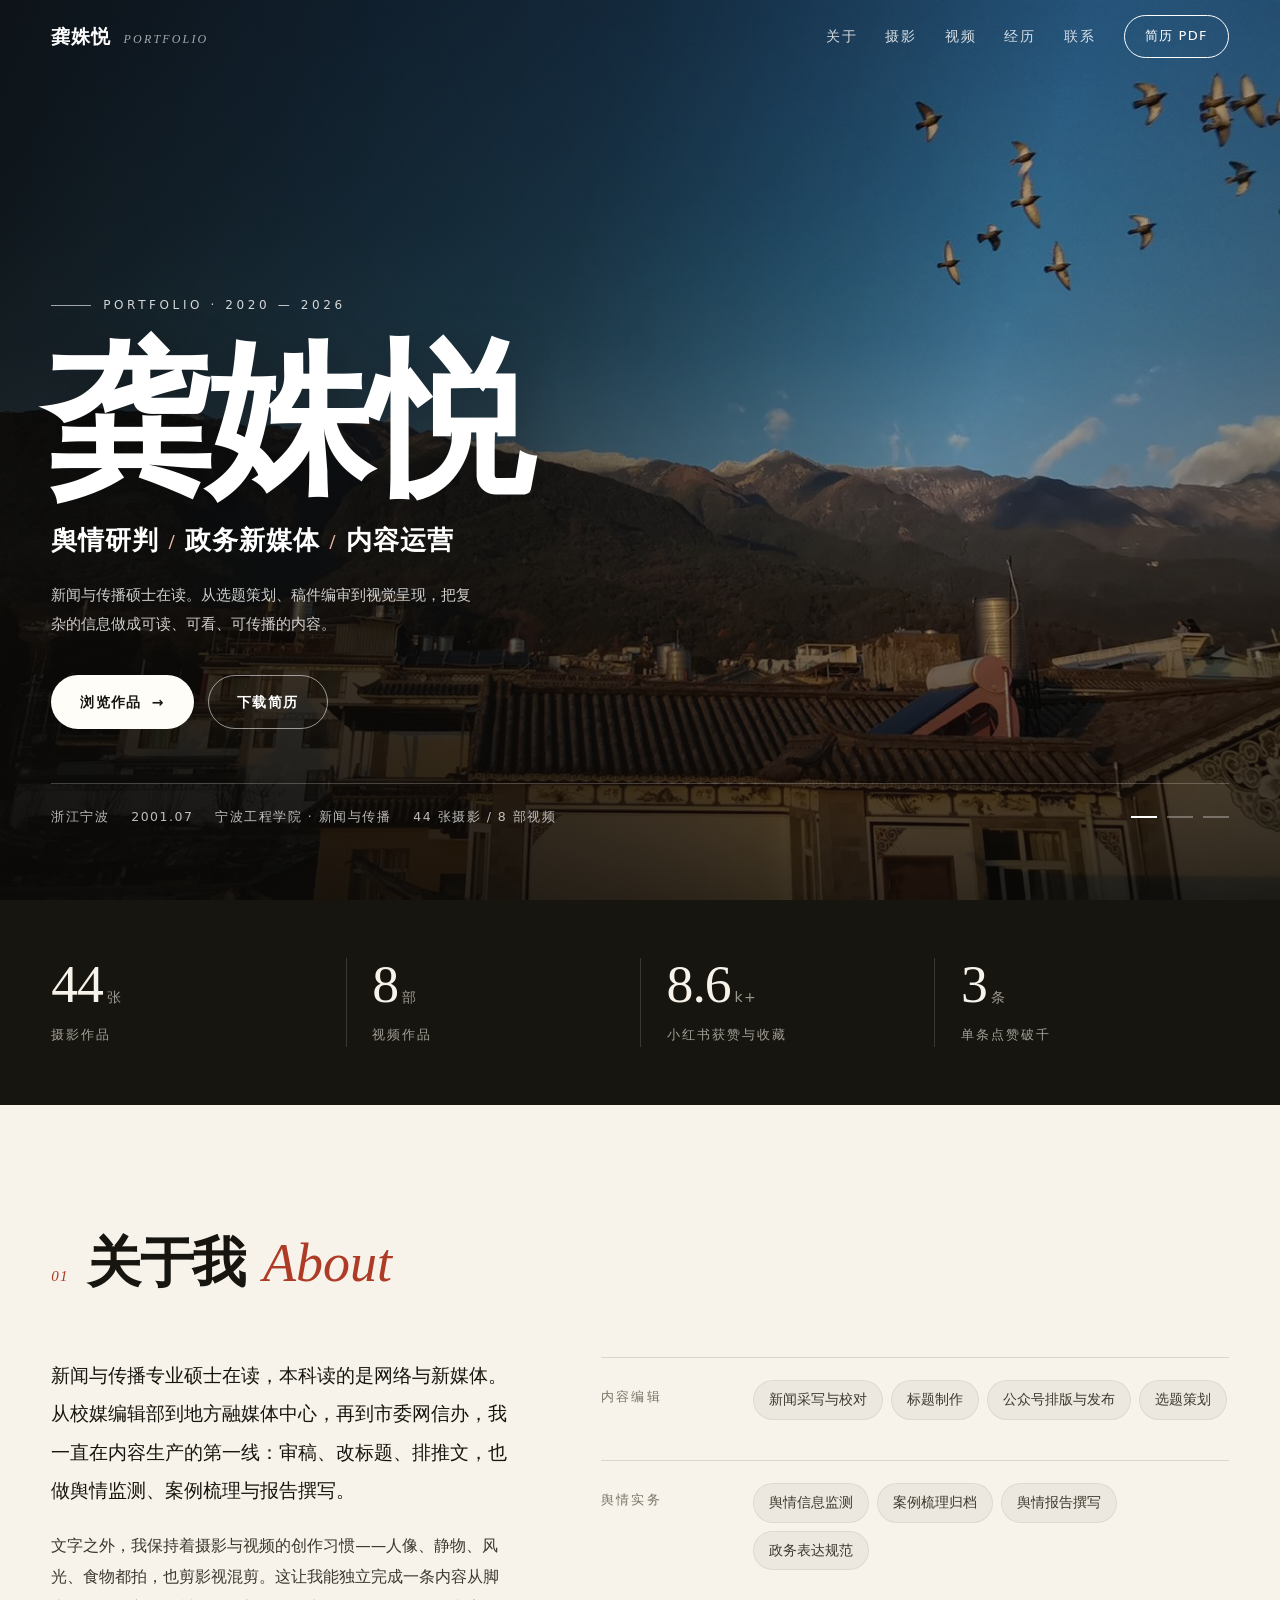
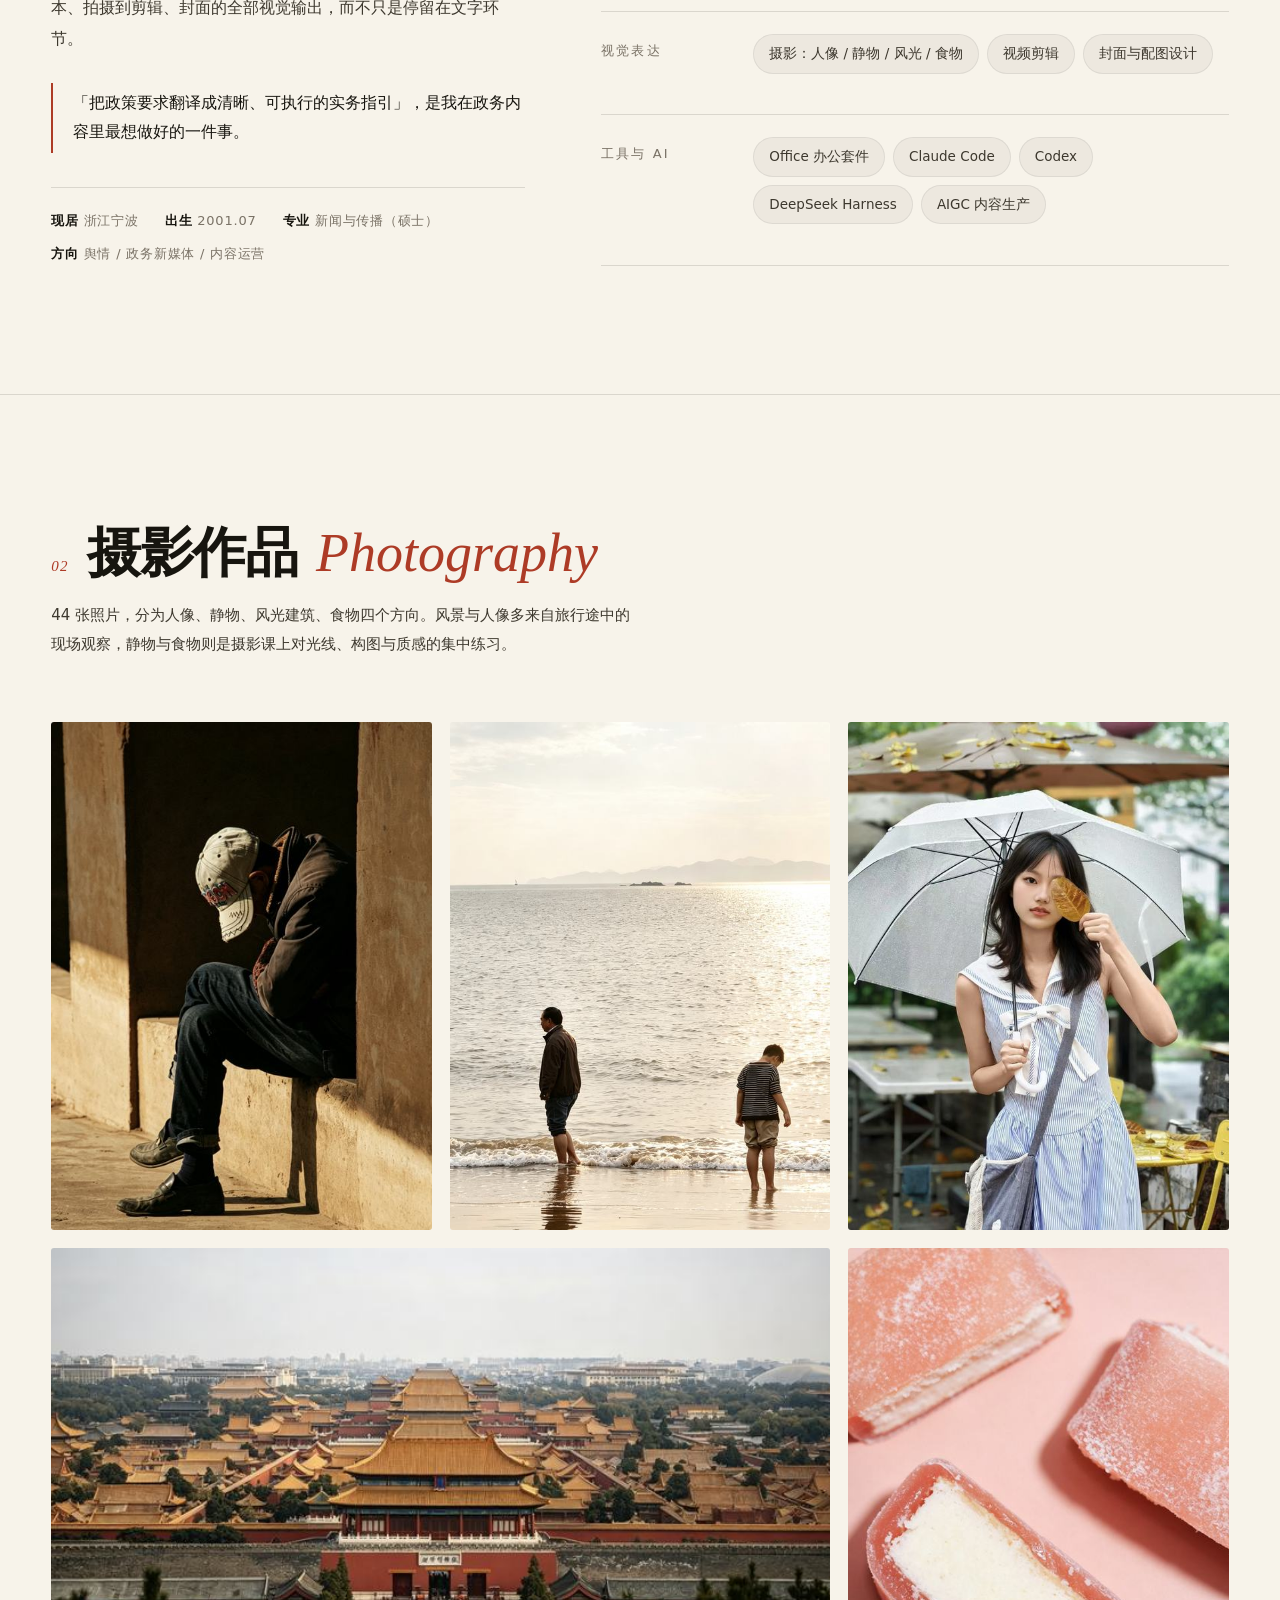
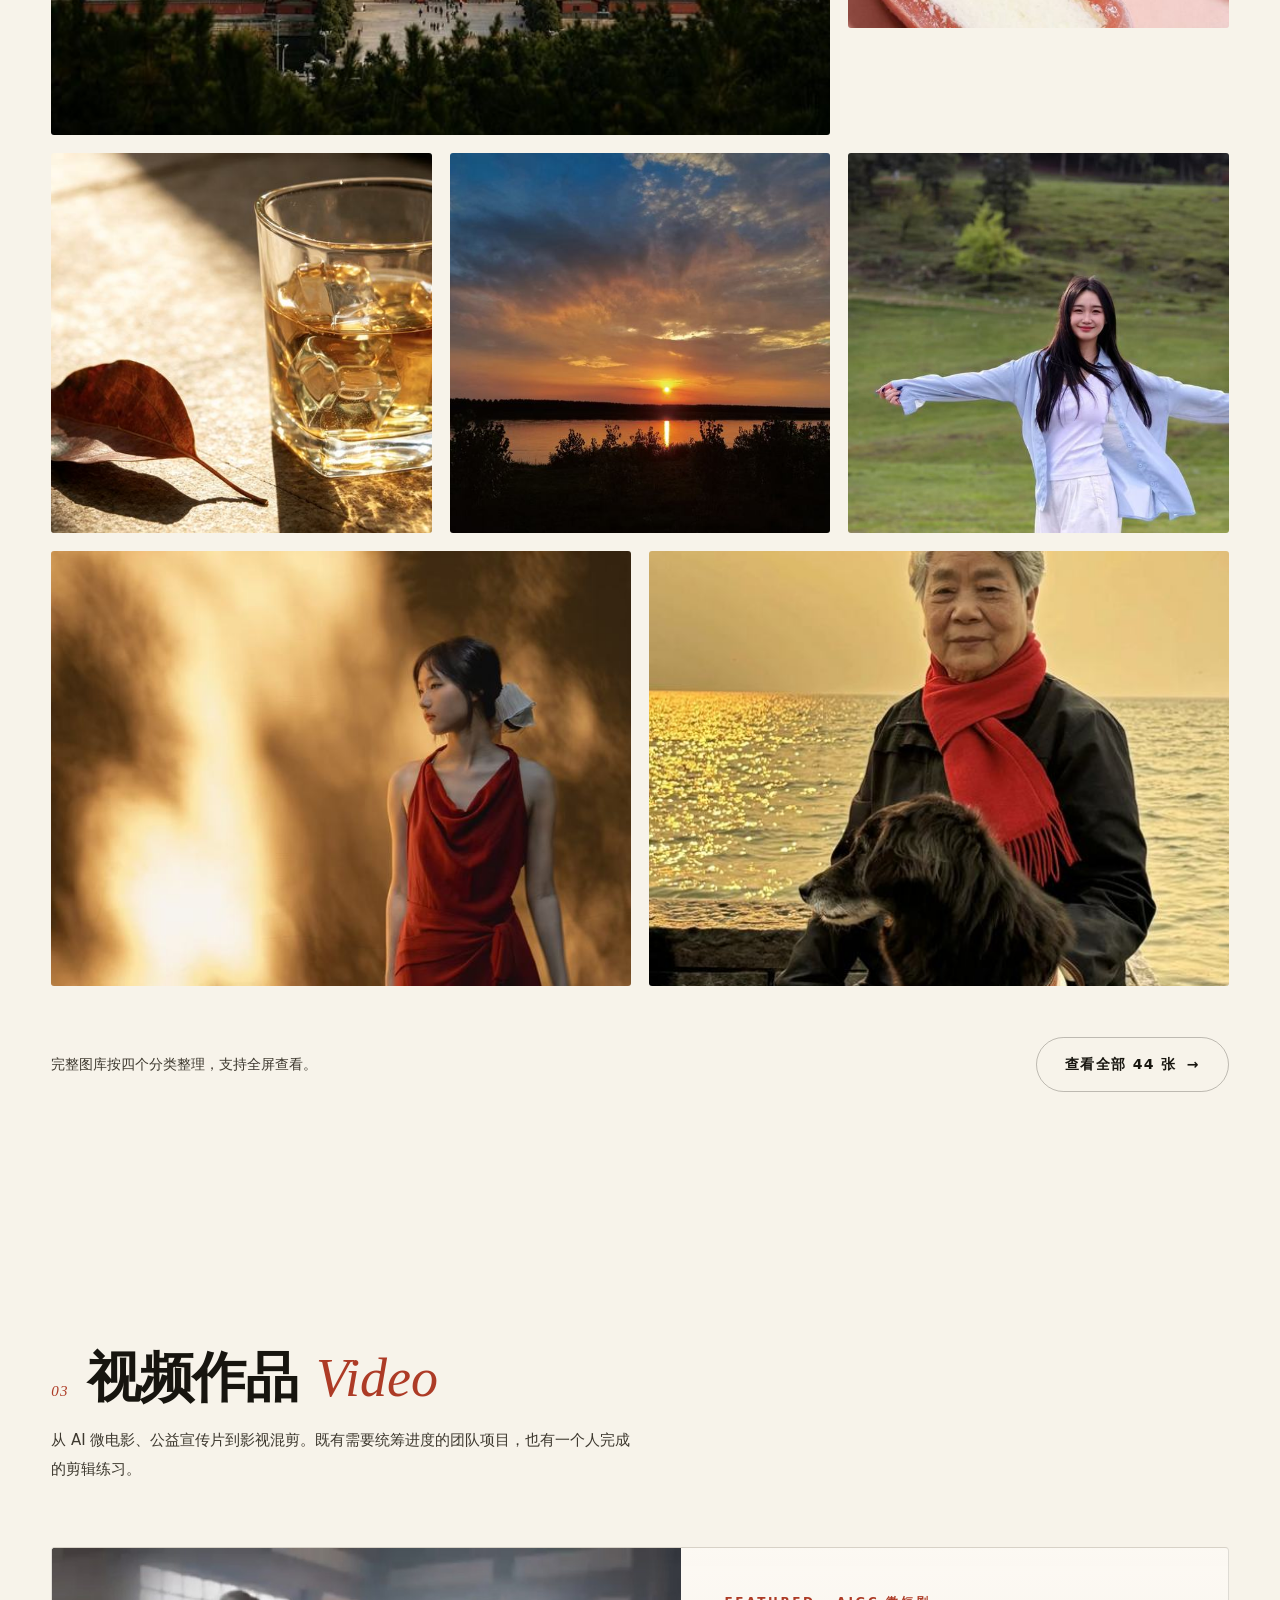
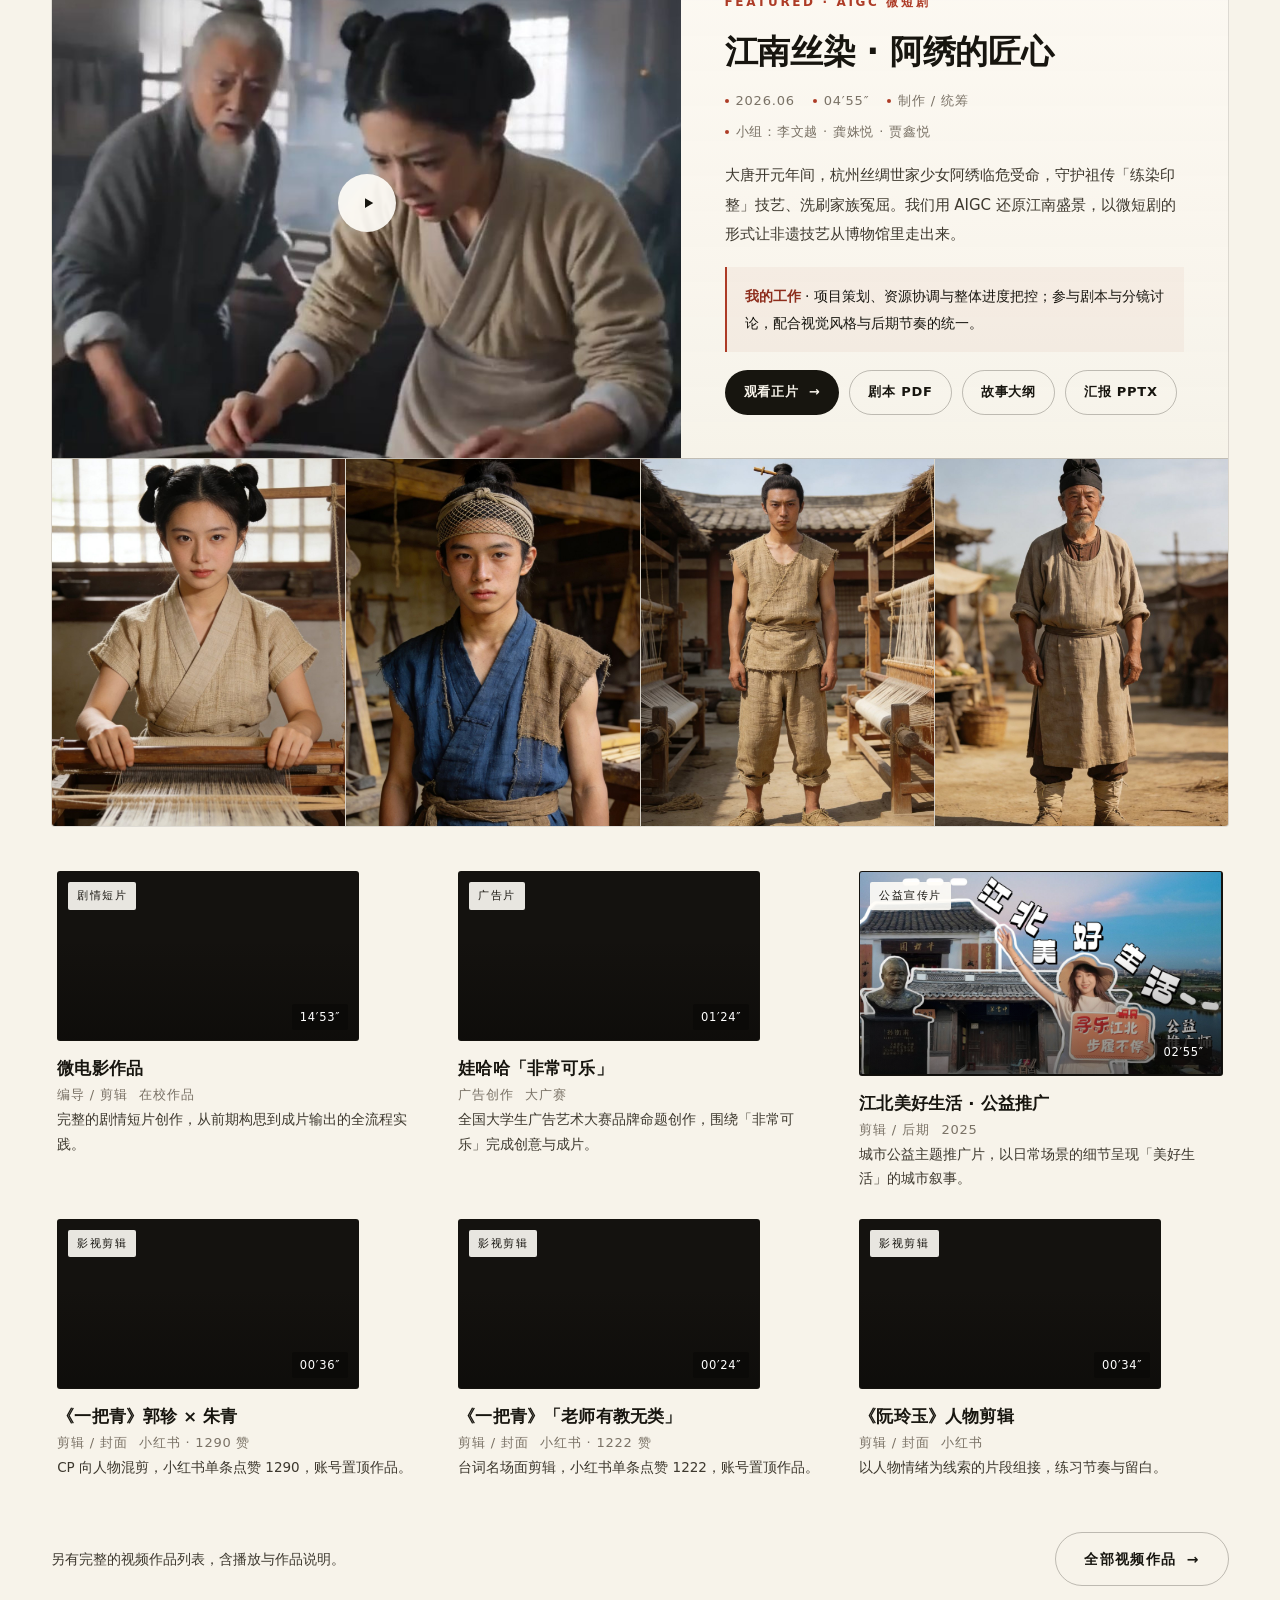
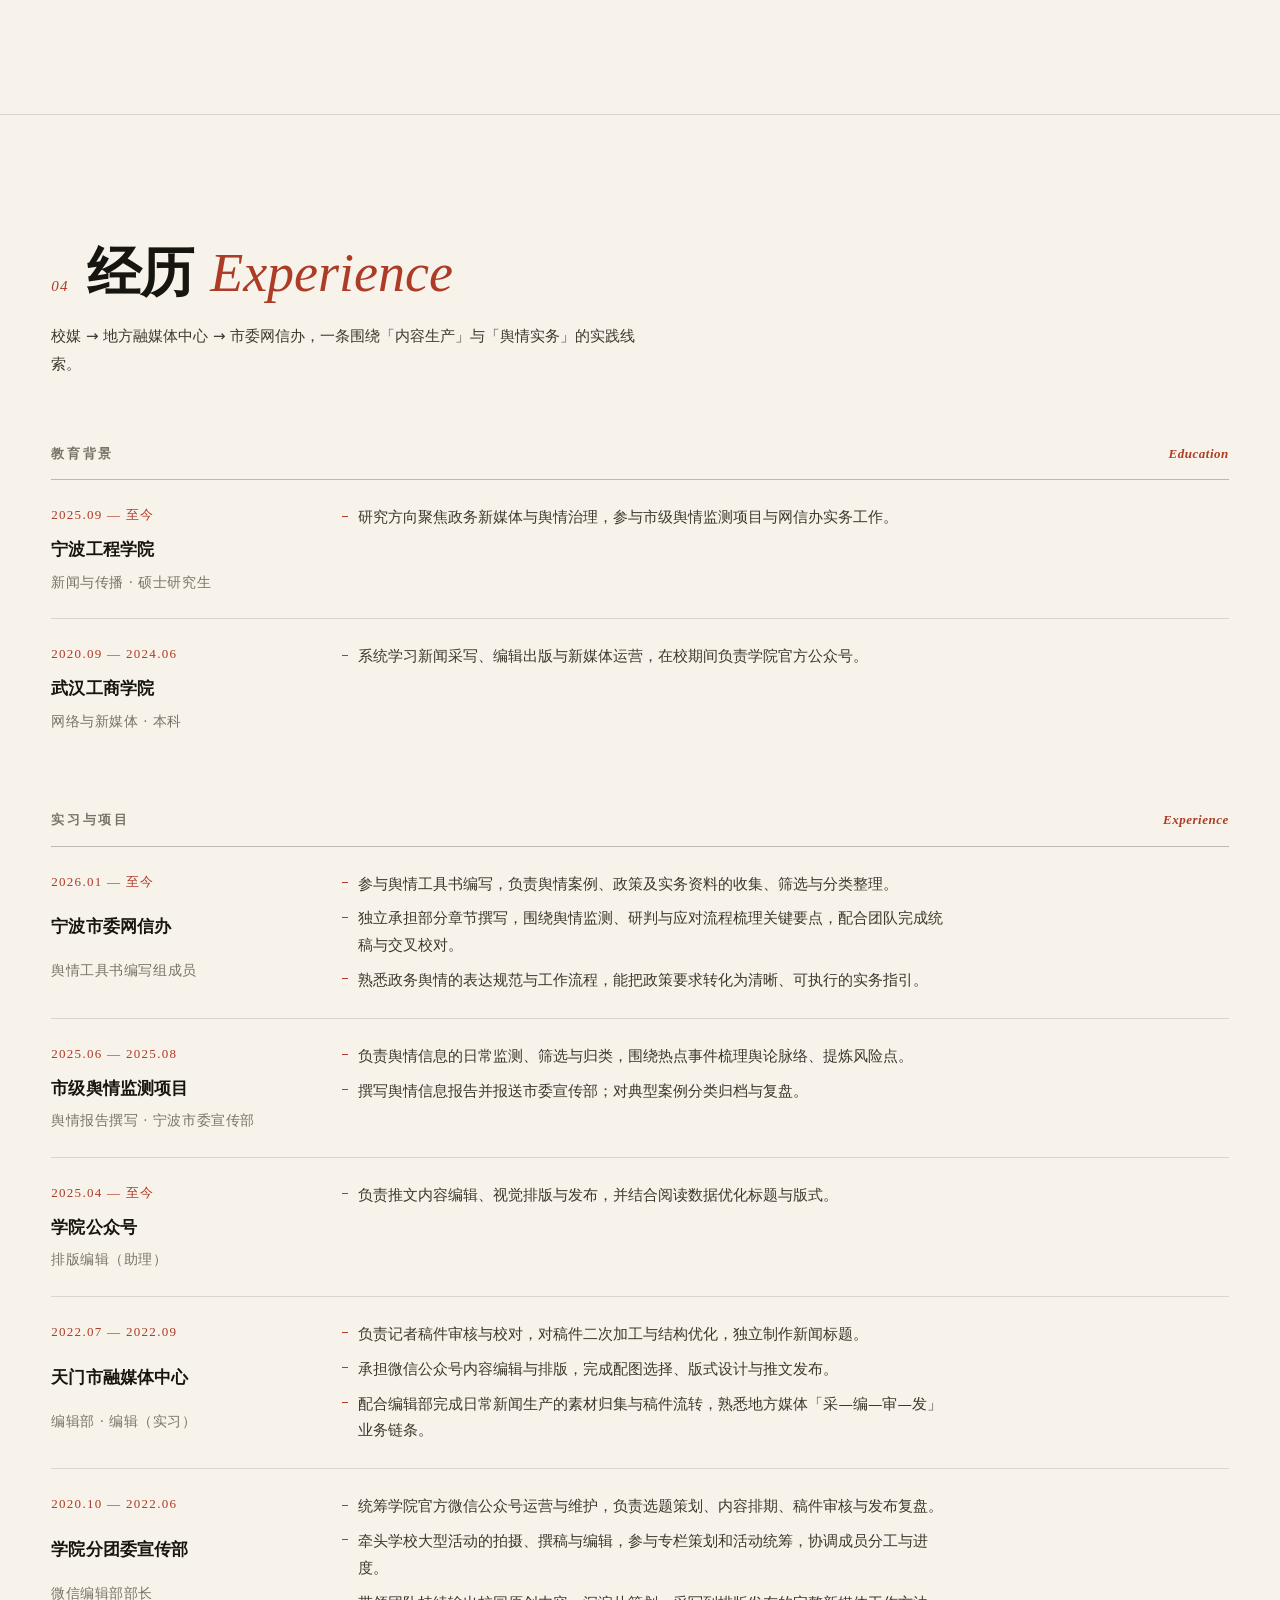
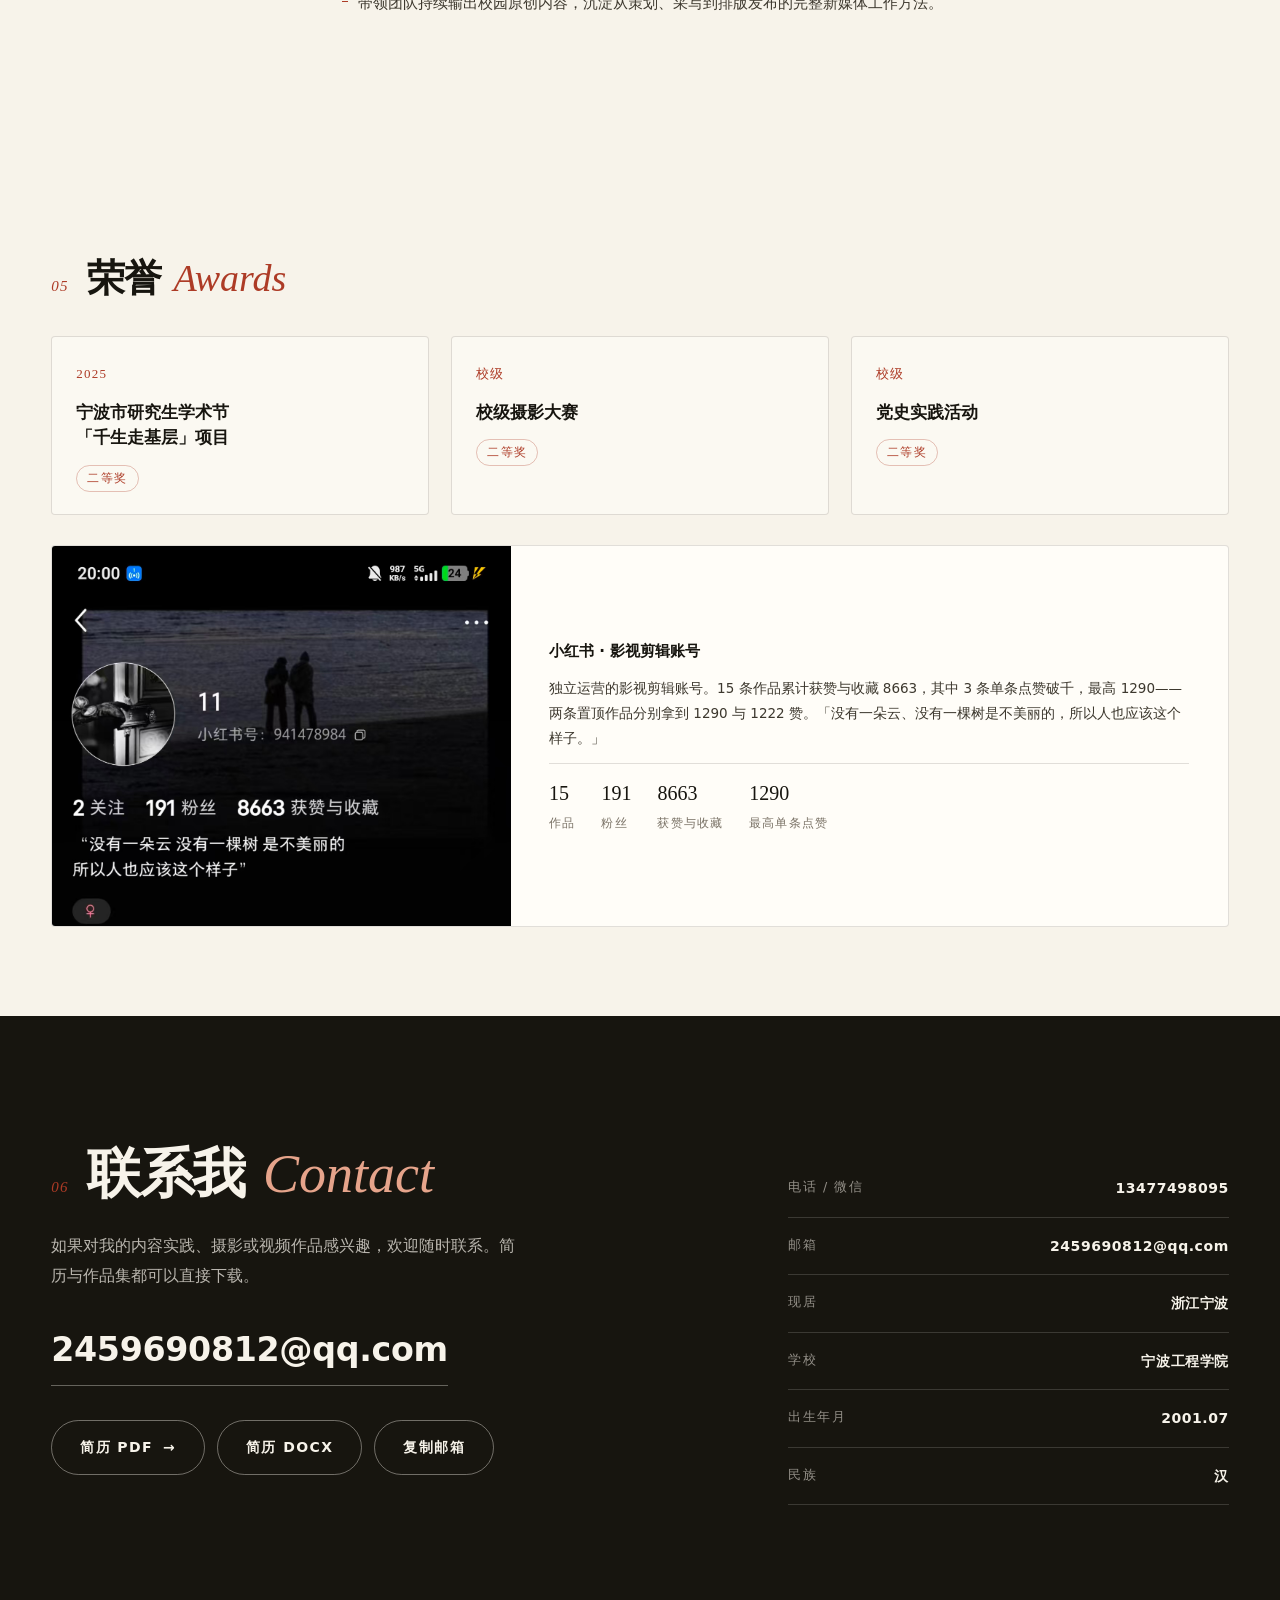
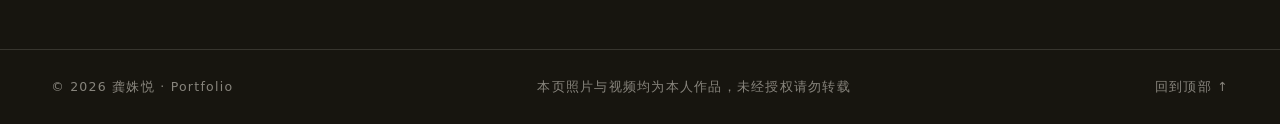
<file: index.html>
<!doctype html>
<html lang="zh-CN">
<head>
<meta charset="utf-8">
<meta name="viewport" content="width=device-width, initial-scale=1">
<title>龚姝悦 · 作品集｜新闻与传播 · 舆情研判 / 政务新媒体 / 内容运营</title>
<meta name="description" content="龚姝悦的个人作品集：摄影作品（人像、静物、风光建筑、食物）、视频作品（AI 微电影、公益宣传片、影视剪辑），以及新闻与传播方向的实习与项目经历。">
<meta name="author" content="龚姝悦">
<meta property="og:title" content="龚姝悦 · 作品集">
<meta property="og:description" content="新闻与传播硕士在读｜舆情研判 · 政务新媒体 · 内容运营">
<meta property="og:type" content="website">
<link rel="icon" href="data:image/svg+xml,%3Csvg xmlns='http://www.w3.org/2000/svg' viewBox='0 0 32 32'%3E%3Crect width='32' height='32' fill='%23ad3b26'/%3E%3Ccircle cx='16' cy='16' r='5.5' fill='%23f7f3ea'/%3E%3C/svg%3E">
<script>document.documentElement.classList.add("js");</script>
<link rel="stylesheet" href="assets/css/style.css">
</head>
<body data-page="home">

<a class="skip" href="#main">跳到主要内容</a>

<!-- ============================ NAV ============================ -->
<header class="nav">
  <div class="nav__inner">
    <a class="nav__brand" href="index.html" aria-label="龚姝悦 作品集 首页">
      <span class="nav__name">龚姝悦</span>
      <span class="nav__sub">Portfolio</span>
    </a>
    <nav class="nav__links" aria-label="主导航">
      <a class="nav__link" href="#about">关于</a>
      <a class="nav__link" href="gallery.html">摄影</a>
      <a class="nav__link" href="video.html">视频</a>
      <a class="nav__link" href="#experience">经历</a>
      <a class="nav__link" href="#contact">联系</a>
      <a class="nav__cta" href="assets/docs/resume-gongshuyue.pdf" target="_blank" rel="noopener">简历 PDF</a>
    </nav>
    <button class="nav__burger" type="button" aria-label="打开菜单" aria-expanded="false" aria-controls="menu">
      <span></span><span></span>
    </button>
  </div>
</header>

<main id="main">

  <!-- ============================ HERO ============================ -->
  <section class="hero" id="top">
    <div class="hero__bg" aria-hidden="true">
      <div class="hero__slide is-active" style="background-image:url('assets/img/hero/hero-3.jpg')"></div>
      <div class="hero__slide" style="background-image:url('assets/img/hero/hero-2.jpg')"></div>
      <div class="hero__slide" style="background-image:url('assets/img/hero/hero-4.jpg')"></div>
    </div>

    <div class="hero__inner">
      <p class="hero__eyebrow">Portfolio · 2020 — 2026</p>
      <h1 class="hero__name"><span>龚姝悦</span></h1>
      <p class="hero__role">舆情研判<i>/</i>政务新媒体<i>/</i>内容运营</p>
      <p class="hero__lead">新闻与传播硕士在读。从选题策划、稿件编审到视觉呈现，把复杂的信息做成可读、可看、可传播的内容。</p>

      <div class="hero__acts">
        <a class="btn btn--solid" href="gallery.html">浏览作品<span class="btn__arrow">→</span></a>
        <a class="btn btn--ghost" href="assets/docs/resume-gongshuyue.pdf" target="_blank" rel="noopener">下载简历</a>
      </div>

      <div class="hero__foot">
        <div class="hero__tags">
          <span>浙江宁波</span>
          <span>2001.07</span>
          <span>宁波工程学院 · 新闻与传播</span>
          <span>44 张摄影 / 8 部视频</span>
        </div>
        <div class="hero__dots" aria-hidden="true">
          <span class="hero__dot is-active"></span>
          <span class="hero__dot"></span>
          <span class="hero__dot"></span>
        </div>
      </div>
    </div>
  </section>

  <!-- ============================ STATS ============================ -->
  <section class="stats" aria-label="作品数据">
    <div class="wrap">
      <div class="stats__grid">
        <div class="stat">
          <div class="stat__num"><b>44</b><small>张</small></div>
          <div class="stat__label">摄影作品</div>
        </div>
        <div class="stat">
          <div class="stat__num"><b>8</b><small>部</small></div>
          <div class="stat__label">视频作品</div>
        </div>
        <div class="stat">
          <div class="stat__num"><b>8.6</b><small>k+</small></div>
          <div class="stat__label">小红书获赞与收藏</div>
        </div>
        <div class="stat">
          <div class="stat__num"><b>3</b><small>条</small></div>
          <div class="stat__label">单条点赞破千</div>
        </div>
      </div>
    </div>
  </section>

  <!-- ============================ ABOUT ============================ -->
  <section class="sec" id="about">
    <div class="wrap">
      <div class="sec-head reveal">
        <div class="sec-head__top">
          <span class="sec-num">01</span>
          <h2 class="sec-title">关于我 <em>About</em></h2>
        </div>
      </div>

      <div class="about">
        <div class="reveal">
          <p class="about__lead">新闻与传播专业硕士在读，本科读的是网络与新媒体。从校媒编辑部到地方融媒体中心，再到市委网信办，我一直在内容生产的第一线：审稿、改标题、排推文，也做舆情监测、案例梳理与报告撰写。</p>
          <p>文字之外，我保持着摄影与视频的创作习惯——人像、静物、风光、食物都拍，也剪影视混剪。这让我能独立完成一条内容从脚本、拍摄到剪辑、封面的全部视觉输出，而不只是停留在文字环节。</p>
          <blockquote class="about__quote">「把政策要求翻译成清晰、可执行的实务指引」，是我在政务内容里最想做好的一件事。</blockquote>
          <div class="about__sign">
            <span><b>现居</b> 浙江宁波</span>
            <span><b>出生</b> 2001.07</span>
            <span><b>专业</b> 新闻与传播（硕士）</span>
            <span><b>方向</b> 舆情 / 政务新媒体 / 内容运营</span>
          </div>
        </div>

        <div class="skills reveal" data-d="1">
          <div class="skill">
            <div class="skill__k">内容编辑</div>
            <div class="skill__v">
              <span class="chip">新闻采写与校对</span>
              <span class="chip">标题制作</span>
              <span class="chip">公众号排版与发布</span>
              <span class="chip">选题策划</span>
            </div>
          </div>
          <div class="skill">
            <div class="skill__k">舆情实务</div>
            <div class="skill__v">
              <span class="chip">舆情信息监测</span>
              <span class="chip">案例梳理归档</span>
              <span class="chip">舆情报告撰写</span>
              <span class="chip">政务表达规范</span>
            </div>
          </div>
          <div class="skill">
            <div class="skill__k">视觉表达</div>
            <div class="skill__v">
              <span class="chip">摄影：人像 / 静物 / 风光 / 食物</span>
              <span class="chip">视频剪辑</span>
              <span class="chip">封面与配图设计</span>
            </div>
          </div>
          <div class="skill">
            <div class="skill__k">工具与 AI</div>
            <div class="skill__v">
              <span class="chip">Office 办公套件</span>
              <span class="chip">Claude Code</span>
              <span class="chip">Codex</span>
              <span class="chip">DeepSeek Harness</span>
              <span class="chip">AIGC 内容生产</span>
            </div>
          </div>
        </div>
      </div>
    </div>
  </section>

  <hr class="hair">

  <!-- ============================ PHOTOGRAPHY ============================ -->
  <section class="sec" id="photography">
    <div class="wrap">
      <div class="sec-head reveal">
        <div class="sec-head__top">
          <span class="sec-num">02</span>
          <h2 class="sec-title">摄影作品 <em>Photography</em></h2>
        </div>
        <p class="sec-sub">44 张照片，分为人像、静物、风光建筑、食物四个方向。风景与人像多来自旅行途中的现场观察，静物与食物则是摄影课上对光线、构图与质感的集中练习。</p>
      </div>

      <div class="grid-edit" id="selected-grid" data-gallery></div>

      <div class="grid-foot reveal">
        <p class="sec-sub" style="max-width:40ch;font-size:14px">完整图库按四个分类整理，支持全屏查看。</p>
        <a class="btn btn--line" href="gallery.html">查看全部 44 张<span class="btn__arrow">→</span></a>
      </div>
    </div>
  </section>

  <!-- ============================ VIDEO ============================ -->
  <section class="sec" id="video">
    <div class="wrap">
      <div class="sec-head reveal">
        <div class="sec-head__top">
          <span class="sec-num">03</span>
          <h2 class="sec-title">视频作品 <em>Video</em></h2>
        </div>
        <p class="sec-sub">从 AI 微电影、公益宣传片到影视混剪。既有需要统筹进度的团队项目，也有一个人完成的剪辑练习。</p>
      </div>

      <!-- featured -->
      <article class="feature reveal">
        <div class="feature__main">
          <div class="feature__media">
            <img src="assets/img/aifilm/still-7.jpg" alt="《江南丝染·阿绣的匠心》剧照" loading="lazy">
            <button class="vcard__play" type="button" data-video-id="aifilm-jiangnan"
                    style="opacity:1;transform:none" aria-label="播放《江南丝染·阿绣的匠心》">
              <svg width="18" height="18" viewBox="0 0 24 24" fill="currentColor"><path d="M8 5.5v13l11-6.5z"/></svg>
            </button>
          </div>

          <div class="feature__body">
            <p class="feature__kicker">Featured · AIGC 微短剧</p>
            <h3 class="feature__title">江南丝染 · 阿绣的匠心</h3>
            <div class="feature__meta">
              <span>2026.06</span>
              <span>04′55″</span>
              <span>制作 / 统筹</span>
              <span>小组：李文越 · 龚姝悦 · 贾鑫悦</span>
            </div>
            <p class="feature__desc">大唐开元年间，杭州丝绸世家少女阿绣临危受命，守护祖传「练染印整」技艺、洗刷家族冤屈。我们用 AIGC 还原江南盛景，以微短剧的形式让非遗技艺从博物馆里走出来。</p>
            <p class="feature__role"><b>我的工作</b> · 项目策划、资源协调与整体进度把控；参与剧本与分镜讨论，配合视觉风格与后期节奏的统一。</p>
            <div class="feature__acts">
              <button class="btn btn--ink btn--sm" type="button" data-video-id="aifilm-jiangnan">观看正片<span class="btn__arrow">→</span></button>
              <a class="btn btn--line btn--sm" href="assets/docs/aifilm-script.pdf" target="_blank" rel="noopener">剧本 PDF</a>
              <a class="btn btn--line btn--sm" href="https://github.com/yuee3/portfolio/releases/download/media-v1/aifilm-outline.pdf" target="_blank" rel="noopener">故事大纲</a>
              <a class="btn btn--line btn--sm" href="https://github.com/yuee3/portfolio/releases/download/media-v1/aifilm-deck.pptx" target="_blank" rel="noopener">汇报 PPTX</a>
            </div>
          </div>
        </div>
        <div class="feature__stills" aria-label="剧照">
          <img src="assets/img/aifilm/still-2.jpg" alt="阿绣 人物剧照" loading="lazy">
          <img src="assets/img/aifilm/still-3.jpg" alt="阿默 人物剧照" loading="lazy">
          <img src="assets/img/aifilm/still-4.jpg" alt="王安 人物剧照" loading="lazy">
          <img src="assets/img/aifilm/still-5.jpg" alt="父亲 人物剧照" loading="lazy">
        </div>
      </article>

      <div class="vgrid" id="video-grid" style="margin-top:clamp(24px,3.4vw,48px)"
           data-vids="short-film,wahaha-ad,jiangbei-psa,xhs-1290,xhs-1222,xhs-ruanlingyu"></div>

      <div class="grid-foot reveal">
        <p class="sec-sub" style="max-width:44ch;font-size:14px">另有完整的视频作品列表，含播放与作品说明。</p>
        <a class="btn btn--line" href="video.html">全部视频作品<span class="btn__arrow">→</span></a>
      </div>
    </div>
  </section>

  <hr class="hair">

  <!-- ============================ EXPERIENCE ============================ -->
  <section class="sec" id="experience">
    <div class="wrap">
      <div class="sec-head reveal">
        <div class="sec-head__top">
          <span class="sec-num">04</span>
          <h2 class="sec-title">经历 <em>Experience</em></h2>
        </div>
        <p class="sec-sub">校媒 → 地方融媒体中心 → 市委网信办，一条围绕「内容生产」与「舆情实务」的实践线索。</p>
      </div>

      <div class="exp">
        <div class="exp__group reveal">
          <h3 class="exp__k">教育背景 <em>Education</em></h3>
          <div class="items">
            <div class="item">
              <div class="item__date">2025.09 — 至今</div>
              <div class="item__org">宁波工程学院</div>
              <div class="item__role">新闻与传播 · 硕士研究生</div>
              <ul class="item__list">
                <li>研究方向聚焦政务新媒体与舆情治理，参与市级舆情监测项目与网信办实务工作。</li>
              </ul>
            </div>
            <div class="item">
              <div class="item__date">2020.09 — 2024.06</div>
              <div class="item__org">武汉工商学院</div>
              <div class="item__role">网络与新媒体 · 本科</div>
              <ul class="item__list">
                <li>系统学习新闻采写、编辑出版与新媒体运营，在校期间负责学院官方公众号。</li>
              </ul>
            </div>
          </div>
        </div>

        <div class="exp__group reveal" data-d="1">
          <h3 class="exp__k">实习与项目 <em>Experience</em></h3>
          <div class="items">
            <div class="item">
              <div class="item__date">2026.01 — 至今</div>
              <div class="item__org">宁波市委网信办</div>
              <div class="item__role">舆情工具书编写组成员</div>
              <ul class="item__list">
                <li>参与舆情工具书编写，负责舆情案例、政策及实务资料的收集、筛选与分类整理。</li>
                <li>独立承担部分章节撰写，围绕舆情监测、研判与应对流程梳理关键要点，配合团队完成统稿与交叉校对。</li>
                <li>熟悉政务舆情的表达规范与工作流程，能把政策要求转化为清晰、可执行的实务指引。</li>
              </ul>
            </div>
            <div class="item">
              <div class="item__date">2025.06 — 2025.08</div>
              <div class="item__org">市级舆情监测项目</div>
              <div class="item__role">舆情报告撰写 · 宁波市委宣传部</div>
              <ul class="item__list">
                <li>负责舆情信息的日常监测、筛选与归类，围绕热点事件梳理舆论脉络、提炼风险点。</li>
                <li>撰写舆情信息报告并报送市委宣传部；对典型案例分类归档与复盘。</li>
              </ul>
            </div>
            <div class="item">
              <div class="item__date">2025.04 — 至今</div>
              <div class="item__org">学院公众号</div>
              <div class="item__role">排版编辑（助理）</div>
              <ul class="item__list">
                <li>负责推文内容编辑、视觉排版与发布，并结合阅读数据优化标题与版式。</li>
              </ul>
            </div>
            <div class="item">
              <div class="item__date">2022.07 — 2022.09</div>
              <div class="item__org">天门市融媒体中心</div>
              <div class="item__role">编辑部 · 编辑（实习）</div>
              <ul class="item__list">
                <li>负责记者稿件审核与校对，对稿件二次加工与结构优化，独立制作新闻标题。</li>
                <li>承担微信公众号内容编辑与排版，完成配图选择、版式设计与推文发布。</li>
                <li>配合编辑部完成日常新闻生产的素材归集与稿件流转，熟悉地方媒体「采—编—审—发」业务链条。</li>
              </ul>
            </div>
            <div class="item">
              <div class="item__date">2020.10 — 2022.06</div>
              <div class="item__org">学院分团委宣传部</div>
              <div class="item__role">微信编辑部部长</div>
              <ul class="item__list">
                <li>统筹学院官方微信公众号运营与维护，负责选题策划、内容排期、稿件审核与发布复盘。</li>
                <li>牵头学校大型活动的拍摄、撰稿与编辑，参与专栏策划和活动统筹，协调成员分工与进度。</li>
                <li>带领团队持续输出校园原创内容，沉淀从策划、采写到排版发布的完整新媒体工作方法。</li>
              </ul>
            </div>
          </div>
        </div>
      </div>
    </div>
  </section>

  <!-- ============================ AWARDS + XHS ============================ -->
  <section class="sec sec--tight" id="awards">
    <div class="wrap">
      <div class="sec-head reveal" style="margin-bottom:clamp(22px,3vw,36px)">
        <div class="sec-head__top">
          <span class="sec-num">05</span>
          <h2 class="sec-title" style="font-size:clamp(24px,3vw,38px)">荣誉 <em>Awards</em></h2>
        </div>
      </div>

      <div class="awards-grid">
        <div class="acard reveal">
          <div class="acard__yr">2025</div>
          <div class="acard__t">宁波市研究生学术节<br>「千生走基层」项目</div>
          <div class="acard__p">二等奖</div>
        </div>
        <div class="acard reveal" data-d="1">
          <div class="acard__yr">校级</div>
          <div class="acard__t">校级摄影大赛</div>
          <div class="acard__p">二等奖</div>
        </div>
        <div class="acard reveal" data-d="2">
          <div class="acard__yr">校级</div>
          <div class="acard__t">党史实践活动</div>
          <div class="acard__p">二等奖</div>
        </div>
      </div>

      <aside class="xhs-band reveal">
        <img src="assets/img/xhs/account.jpg" alt="小红书账号主页截图：191 粉丝，8663 获赞与收藏" loading="lazy">
        <div class="xhs__body">
          <div class="xhs__t">小红书 · 影视剪辑账号</div>
          <div class="xhs__d">独立运营的影视剪辑账号。15 条作品累计获赞与收藏 8663，其中 3 条单条点赞破千，最高 1290——两条置顶作品分别拿到 1290 与 1222 赞。「没有一朵云、没有一棵树是不美丽的，所以人也应该这个样子。」</div>
          <div class="xhs__row">
            <div><b>15</b><span>作品</span></div>
            <div><b>191</b><span>粉丝</span></div>
            <div><b>8663</b><span>获赞与收藏</span></div>
            <div><b>1290</b><span>最高单条点赞</span></div>
          </div>
        </div>
      </aside>
    </div>
  </section>

  <!-- ============================ CONTACT ============================ -->
  <section class="sec contact" id="contact">
    <div class="wrap">
      <div class="contact__grid">
        <div class="reveal">
          <div class="sec-head" style="margin-bottom:26px">
            <div class="sec-head__top">
              <span class="sec-num">06</span>
              <h2 class="sec-title">联系我 <em>Contact</em></h2>
            </div>
          </div>
          <p class="contact__lead">如果对我的内容实践、摄影或视频作品感兴趣，欢迎随时联系。简历与作品集都可以直接下载。</p>
          <a class="contact__mail" href="mailto:2459690812@qq.com">2459690812@qq.com</a>
          <div class="contact__acts">
            <a class="btn btn--ghost" href="assets/docs/resume-gongshuyue.pdf" target="_blank" rel="noopener">简历 PDF<span class="btn__arrow">→</span></a>
            <a class="btn btn--ghost" href="assets/docs/resume-gongshuyue.docx">简历 DOCX</a>
            <button class="btn btn--ghost" type="button" data-copy="2459690812@qq.com">复制邮箱</button>
          </div>
        </div>

        <dl class="contact__list reveal" data-d="1">
          <div><dt>电话 / 微信</dt><dd><a href="tel:13477498095">13477498095</a></dd></div>
          <div><dt>邮箱</dt><dd><a href="mailto:2459690812@qq.com">2459690812@qq.com</a></dd></div>
          <div><dt>现居</dt><dd>浙江宁波</dd></div>
          <div><dt>学校</dt><dd>宁波工程学院</dd></div>
          <div><dt>出生年月</dt><dd>2001.07</dd></div>
          <div><dt>民族</dt><dd>汉</dd></div>
        </dl>
      </div>
    </div>
  </section>

</main>

<!-- ============================ FOOTER ============================ -->
<footer class="foot">
  <div class="wrap foot__inner">
    <span>© <span data-year>2026</span> 龚姝悦 · Portfolio</span>
    <span>本页照片与视频均为本人作品，未经授权请勿转载</span>
    <a href="#top">回到顶部 ↑</a>
  </div>
</footer>

<!-- ============================ LIGHTBOX ============================ -->
<div class="lb" id="lightbox" role="dialog" aria-modal="true" aria-label="照片查看" aria-hidden="true">
  <div class="lb__bar">
    <span class="lb__count">1 / 1</span>
    <button class="lb__btn lb__close" type="button" aria-label="关闭">
      <svg width="16" height="16" viewBox="0 0 24 24" fill="none" stroke="currentColor" stroke-width="1.6"><path d="M5 5l14 14M19 5L5 19"/></svg>
    </button>
  </div>
  <div class="lb__stage">
    <img class="lb__img" alt="">
    <div class="lb__nav lb__nav--prev">
      <button class="lb__btn" type="button" aria-label="上一张">
        <svg width="16" height="16" viewBox="0 0 24 24" fill="none" stroke="currentColor" stroke-width="1.6"><path d="M15 5l-7 7 7 7"/></svg>
      </button>
    </div>
    <div class="lb__nav lb__nav--next">
      <button class="lb__btn" type="button" aria-label="下一张">
        <svg width="16" height="16" viewBox="0 0 24 24" fill="none" stroke="currentColor" stroke-width="1.6"><path d="M9 5l7 7-7 7"/></svg>
      </button>
    </div>
  </div>
  <div class="lb__cap"></div>
</div>

<!-- ============================ VIDEO MODAL ============================ -->
<div class="vm" id="videomodal" role="dialog" aria-modal="true" aria-label="视频播放" aria-hidden="true">
  <div class="vm__bar">
    <div>
      <div class="vm__title"></div>
      <div class="vm__meta"></div>
    </div>
    <button class="lb__btn vm__close" type="button" aria-label="关闭视频">
      <svg width="16" height="16" viewBox="0 0 24 24" fill="none" stroke="currentColor" stroke-width="1.6"><path d="M5 5l14 14M19 5L5 19"/></svg>
    </button>
  </div>
  <div class="vm__stage"></div>
  <div class="vm__note"></div>
</div>

<script src="assets/js/photos.js"></script>
<script src="assets/js/data.js"></script>
<script src="assets/js/site.js"></script>
</body>
</html>
</file>
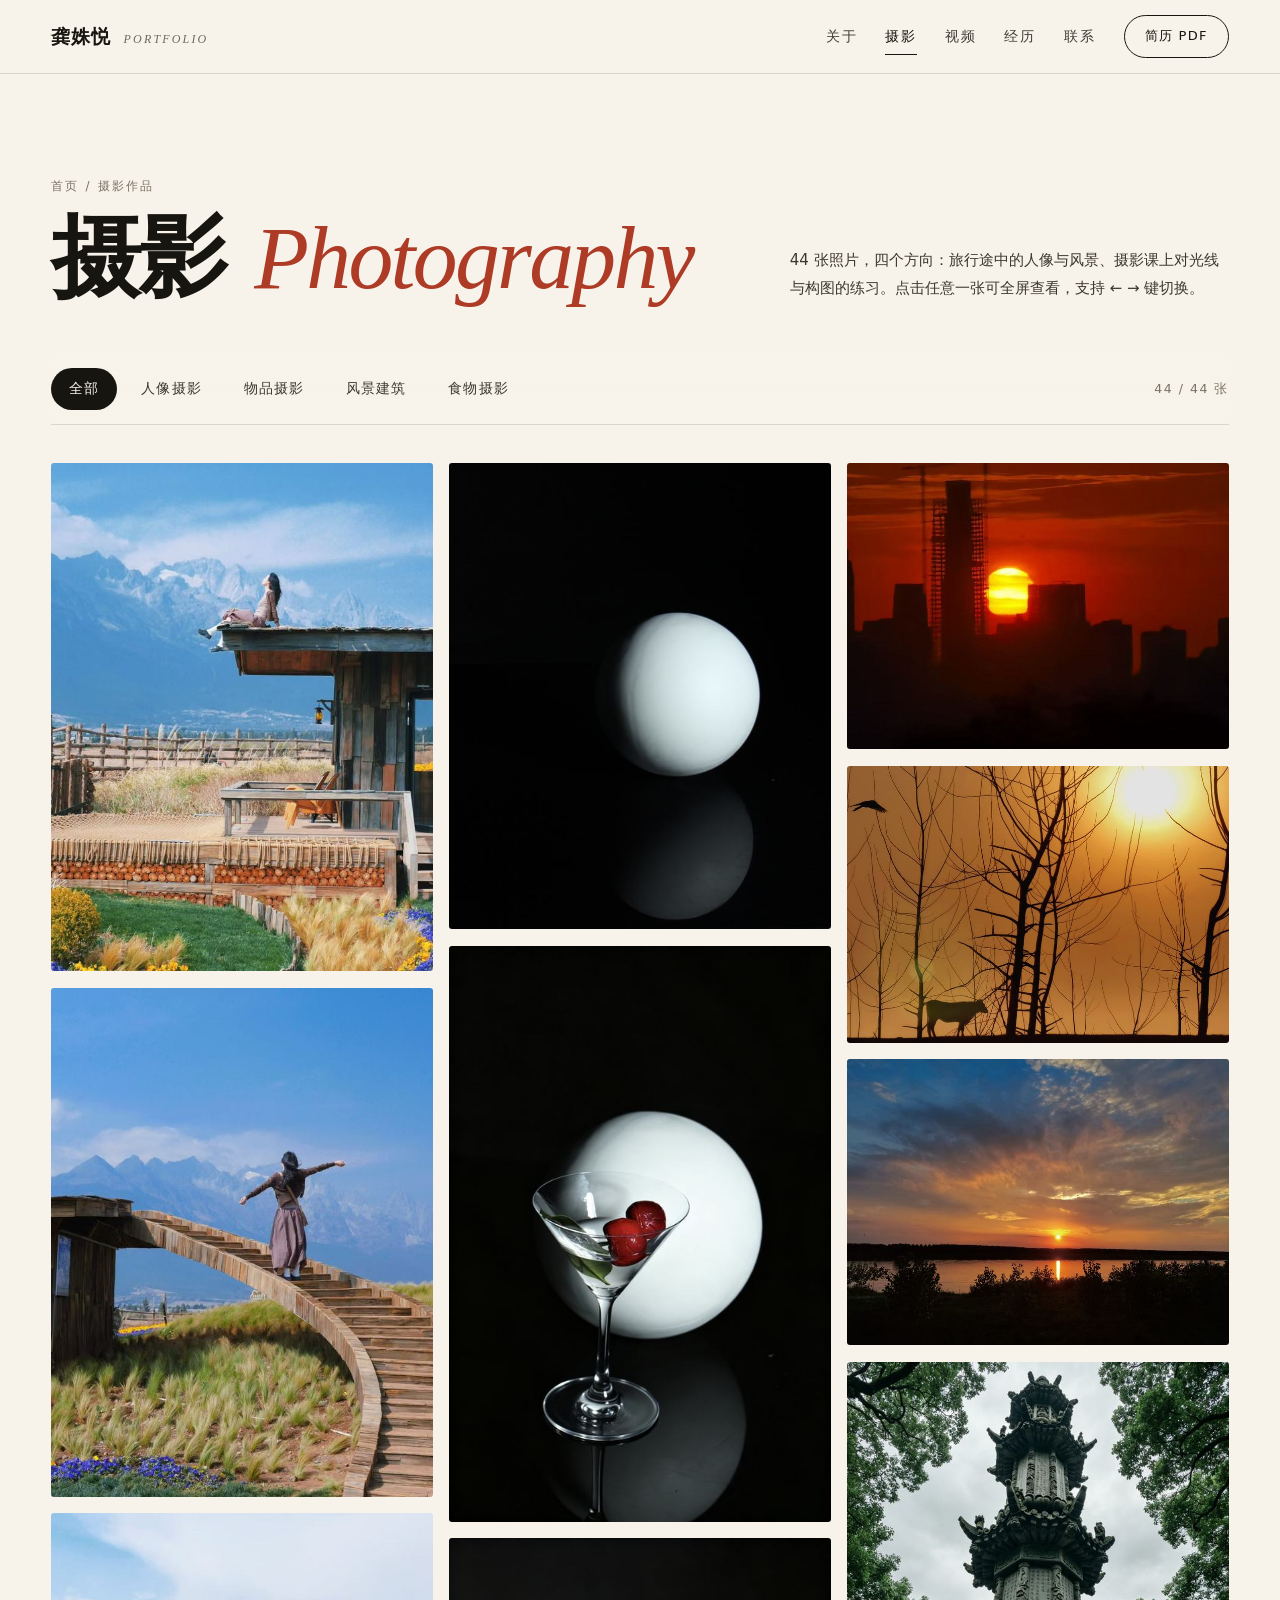
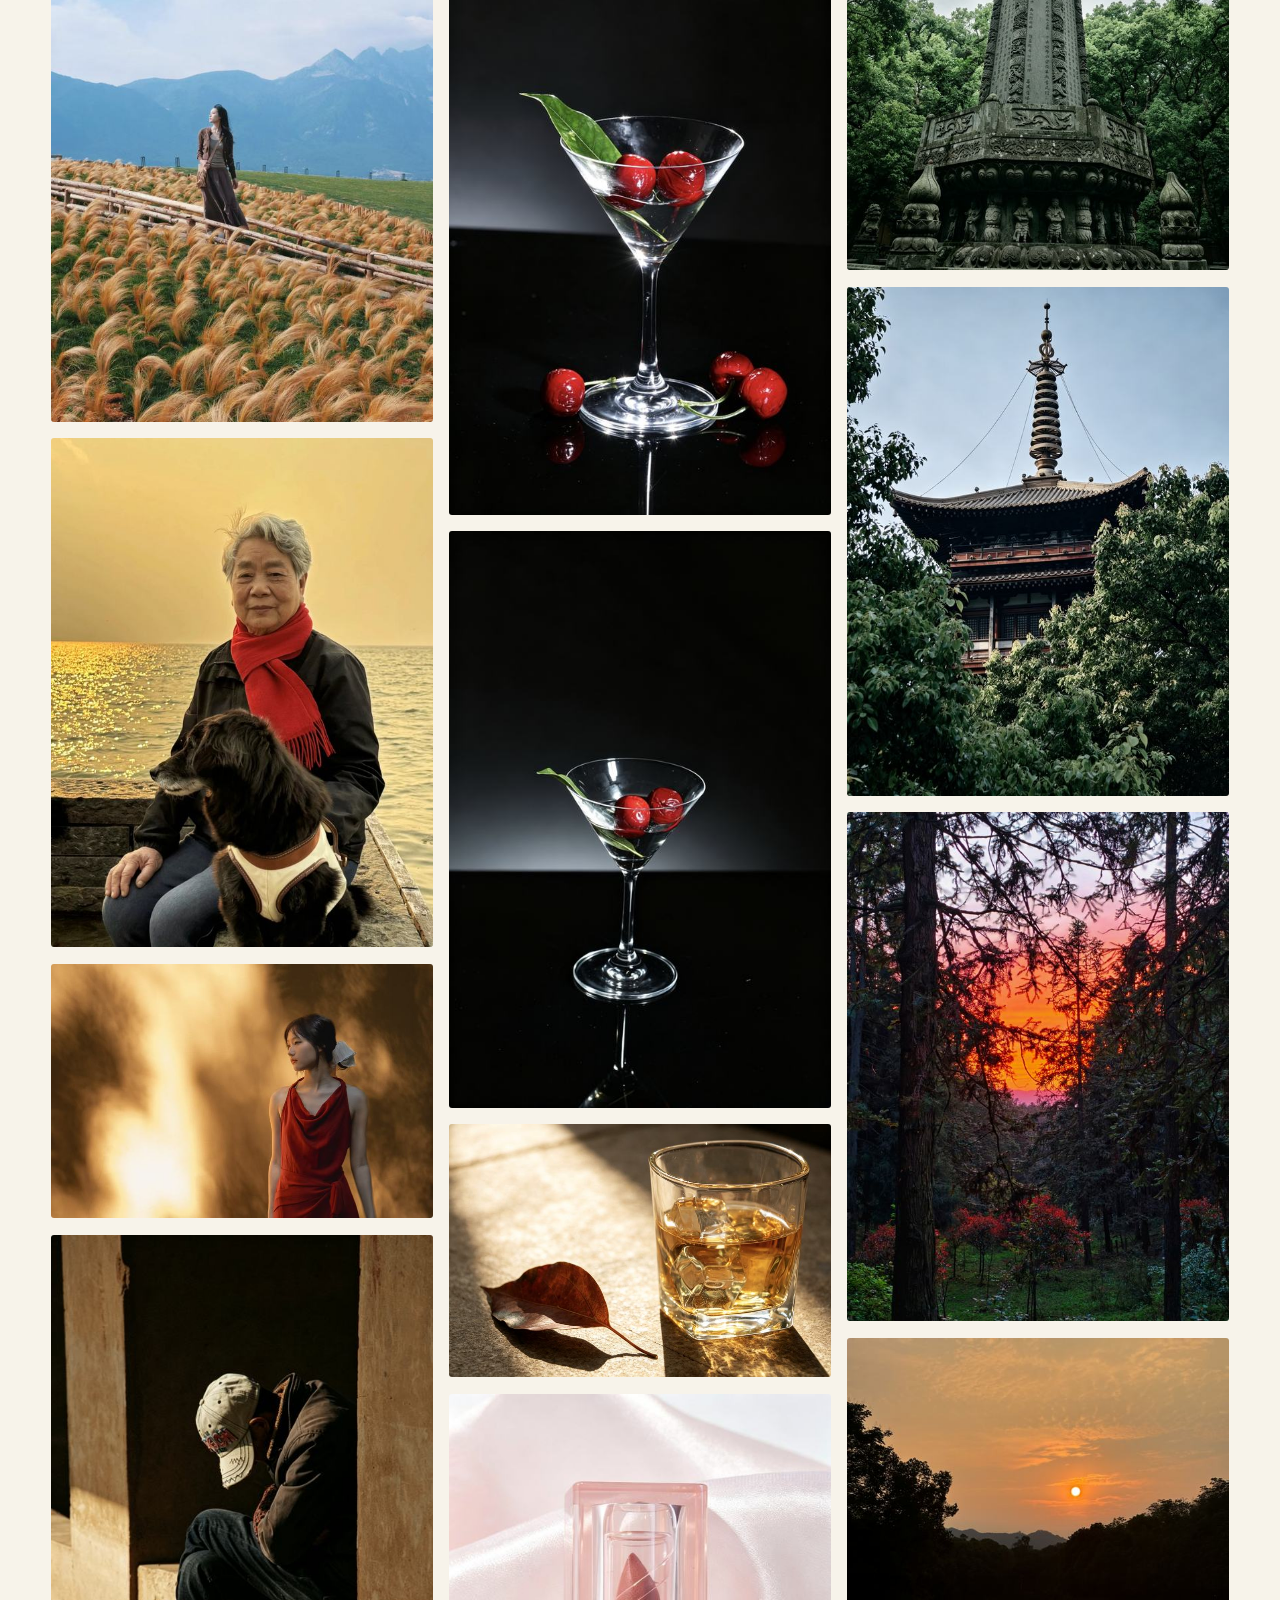
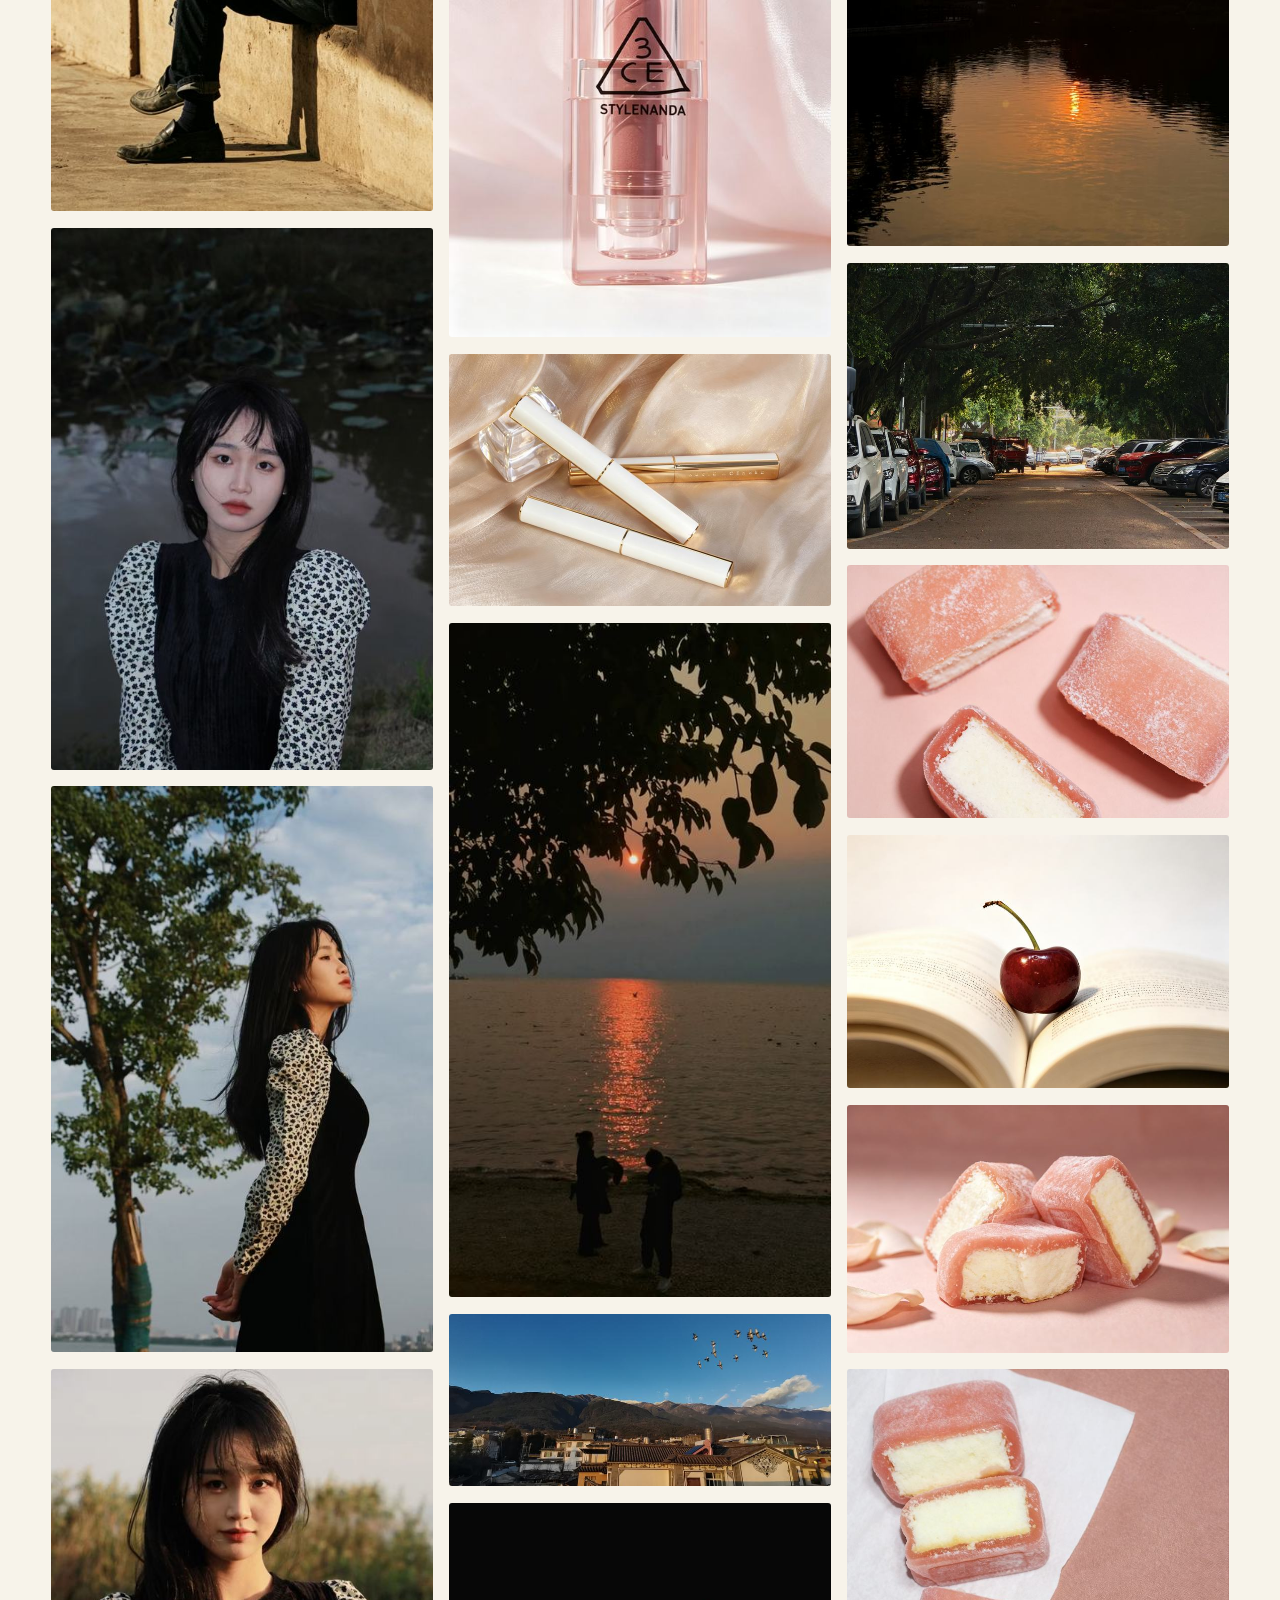
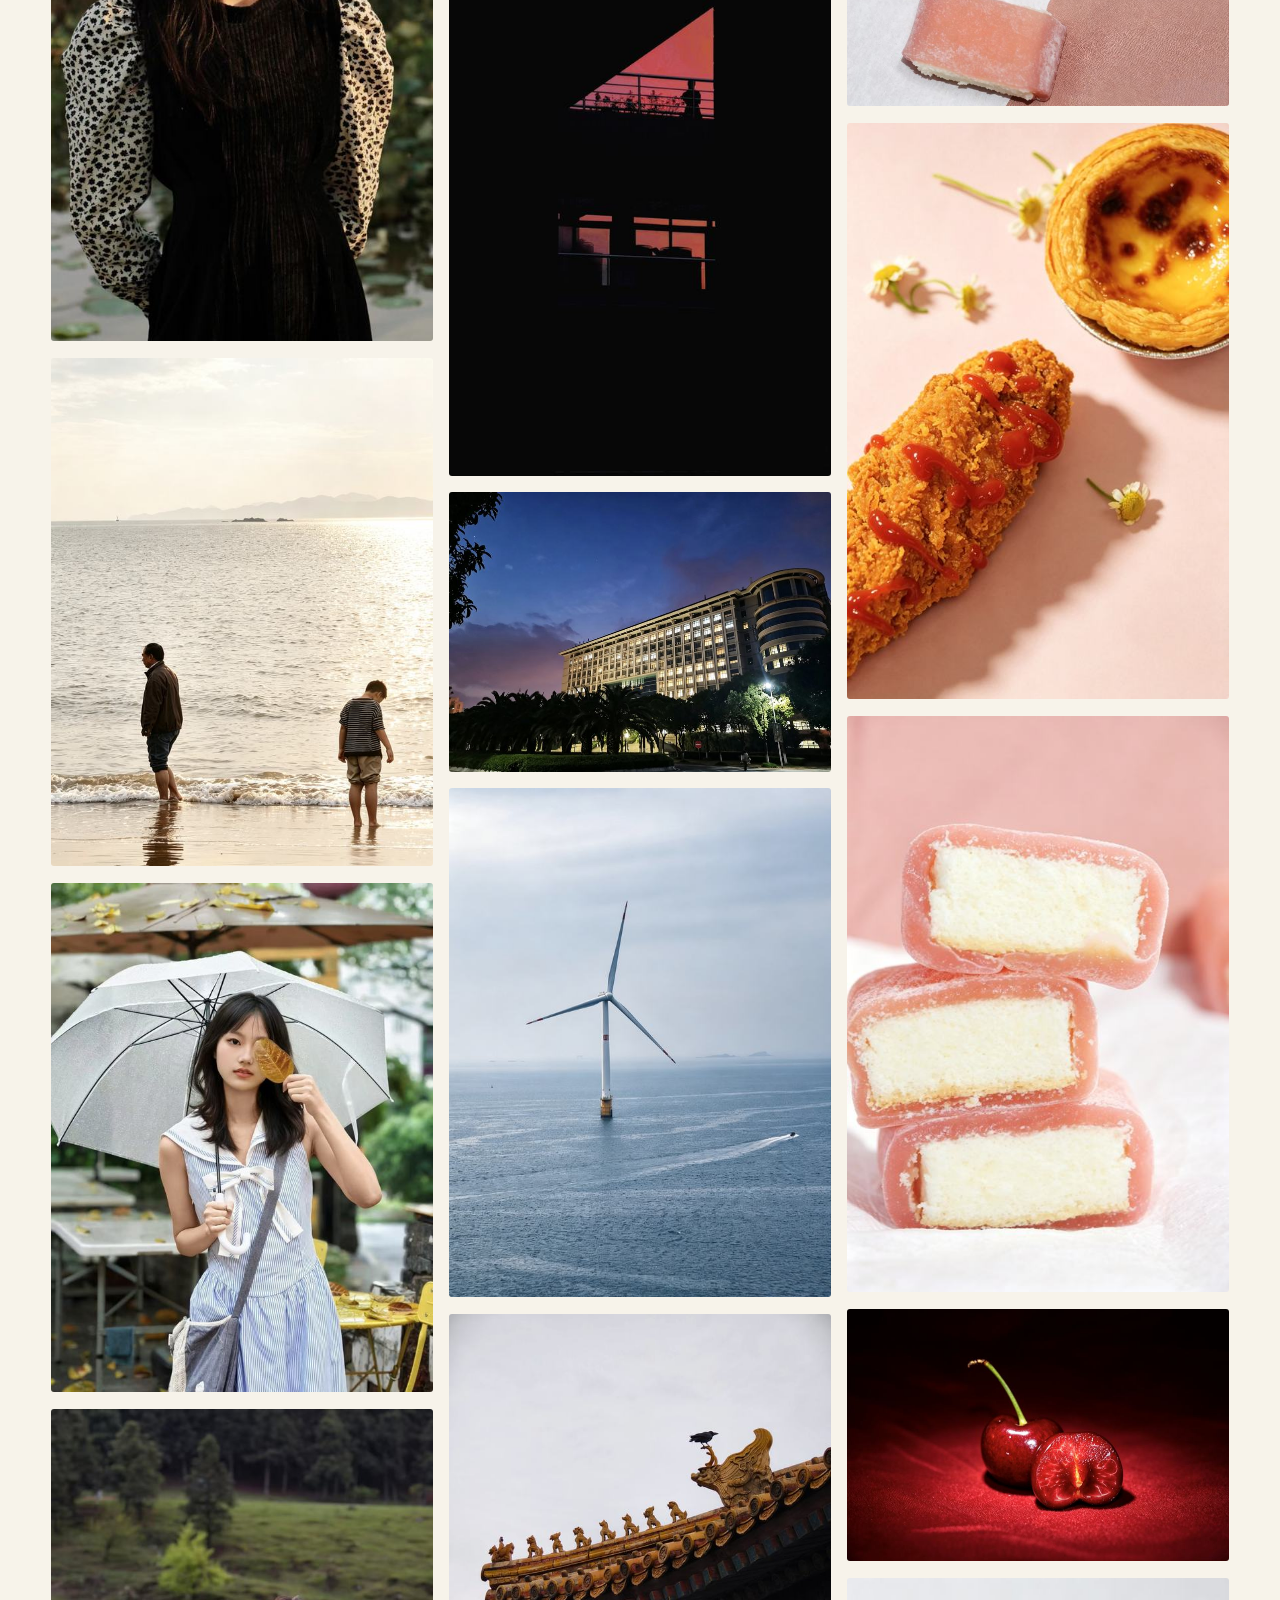
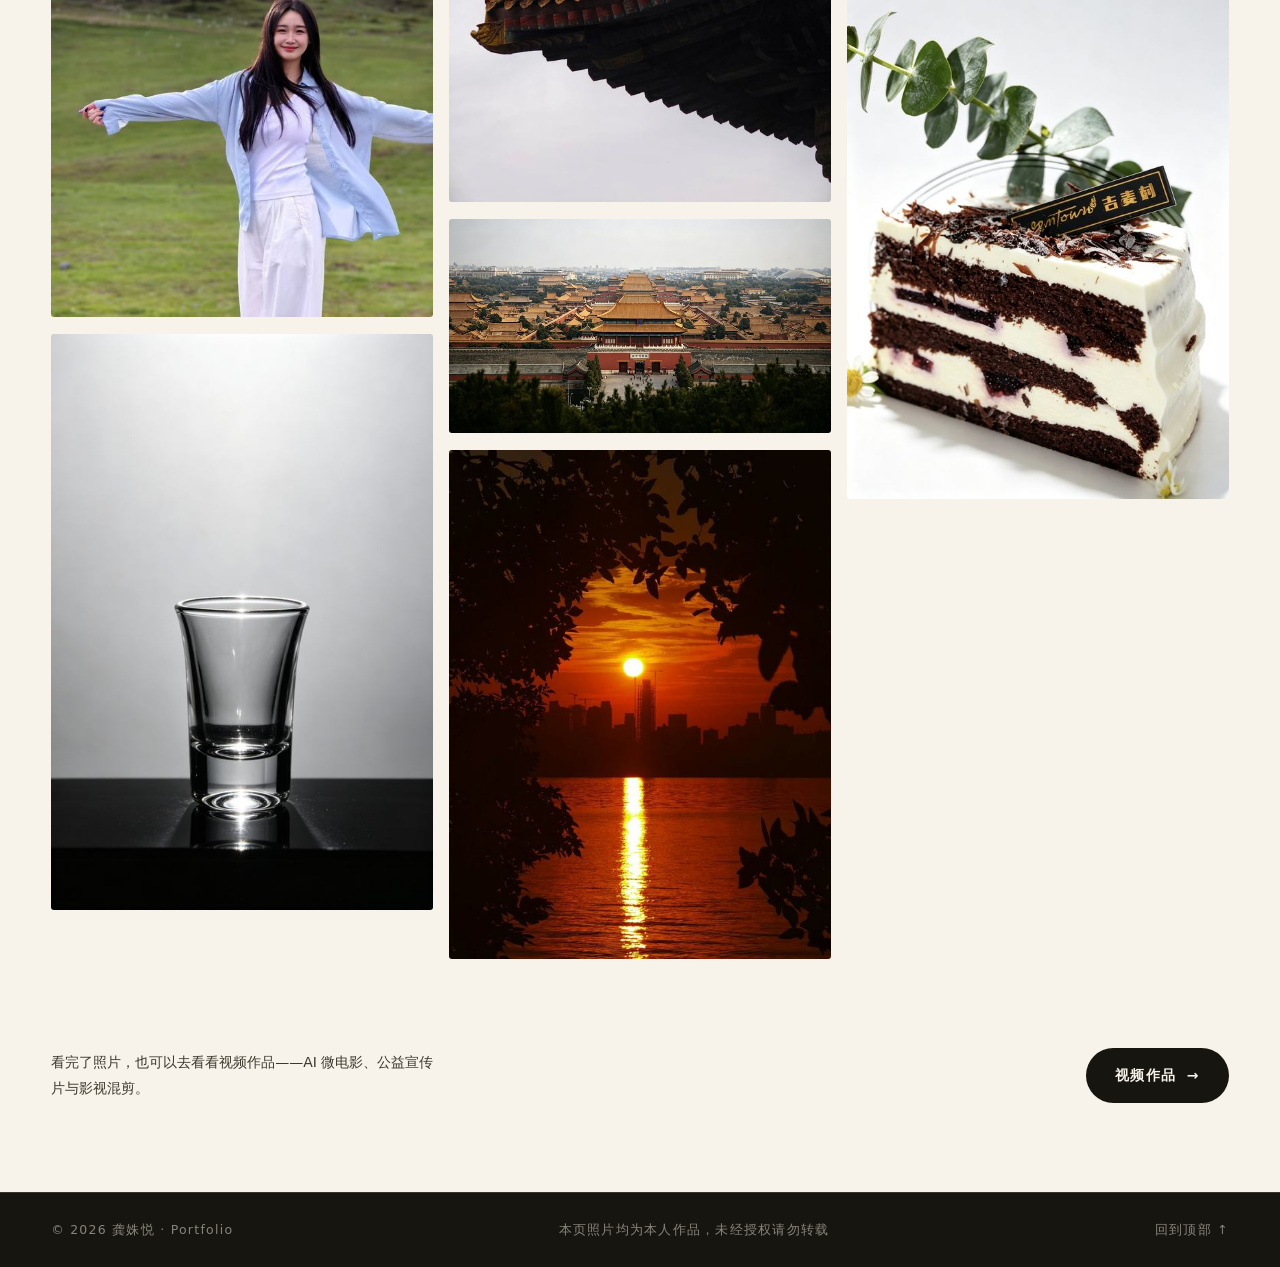
<file: gallery.html>
<!doctype html>
<html lang="zh-CN">
<head>
<meta charset="utf-8">
<meta name="viewport" content="width=device-width, initial-scale=1">
<title>摄影作品 · 龚姝悦 作品集</title>
<meta name="description" content="龚姝悦的摄影作品：人像摄影、物品静物、风景建筑、食物摄影共 44 张。">
<link rel="icon" href="data:image/svg+xml,%3Csvg xmlns='http://www.w3.org/2000/svg' viewBox='0 0 32 32'%3E%3Crect width='32' height='32' fill='%23ad3b26'/%3E%3Ccircle cx='16' cy='16' r='5.5' fill='%23f7f3ea'/%3E%3C/svg%3E">
<script>document.documentElement.classList.add("js");</script>
<link rel="stylesheet" href="assets/css/style.css">
</head>
<body data-page="gallery" data-nav="solid">

<a class="skip" href="#main">跳到主要内容</a>

<header class="nav is-solid">
  <div class="nav__inner">
    <a class="nav__brand" href="index.html" aria-label="龚姝悦 作品集 首页">
      <span class="nav__name">龚姝悦</span>
      <span class="nav__sub">Portfolio</span>
    </a>
    <nav class="nav__links" aria-label="主导航">
      <a class="nav__link" href="index.html#about">关于</a>
      <a class="nav__link" href="gallery.html">摄影</a>
      <a class="nav__link" href="video.html">视频</a>
      <a class="nav__link" href="index.html#experience">经历</a>
      <a class="nav__link" href="index.html#contact">联系</a>
      <a class="nav__cta" href="assets/docs/resume-gongshuyue.pdf" target="_blank" rel="noopener">简历 PDF</a>
    </nav>
    <button class="nav__burger" type="button" aria-label="打开菜单" aria-expanded="false" aria-controls="menu">
      <span></span><span></span>
    </button>
  </div>
</header>

<main id="main">

  <section class="phead">
    <div class="wrap">
      <div class="phead__row">
        <div>
          <p class="crumb" style="margin-bottom:16px"><a href="index.html">首页</a> / 摄影作品</p>
          <h1 class="phead__title">摄影 <em>Photography</em></h1>
        </div>
        <p class="phead__desc">44 张照片，四个方向：旅行途中的人像与风景、摄影课上对光线与构图的练习。点击任意一张可全屏查看，支持 ← → 键切换。</p>
      </div>
    </div>
  </section>

  <div class="wrap">
    <div class="filters">
      <button class="filters__btn is-on" type="button" data-cat="all">全部</button>
      <button class="filters__btn" type="button" data-cat="portrait">人像摄影</button>
      <button class="filters__btn" type="button" data-cat="still">物品摄影</button>
      <button class="filters__btn" type="button" data-cat="landscape">风景建筑</button>
      <button class="filters__btn" type="button" data-cat="food">食物摄影</button>
      <span class="filters__count">44 / 44 张</span>
    </div>

    <div class="masonry" id="masonry" data-gallery></div>
  </div>

  <section class="sec sec--tight">
    <div class="wrap" style="display:flex;flex-wrap:wrap;gap:18px;align-items:center;justify-content:space-between">
      <p class="sec-sub" style="max-width:44ch;font-size:14px">看完了照片，也可以去看看视频作品——AI 微电影、公益宣传片与影视混剪。</p>
      <a class="btn btn--ink" href="video.html">视频作品<span class="btn__arrow">→</span></a>
    </div>
  </section>

</main>

<footer class="foot">
  <div class="wrap foot__inner">
    <span>© <span data-year>2026</span> 龚姝悦 · Portfolio</span>
    <span>本页照片均为本人作品，未经授权请勿转载</span>
    <a href="#main">回到顶部 ↑</a>
  </div>
</footer>

<div class="lb" id="lightbox" role="dialog" aria-modal="true" aria-label="照片查看" aria-hidden="true">
  <div class="lb__bar">
    <span class="lb__count">1 / 1</span>
    <button class="lb__btn lb__close" type="button" aria-label="关闭">
      <svg width="16" height="16" viewBox="0 0 24 24" fill="none" stroke="currentColor" stroke-width="1.6"><path d="M5 5l14 14M19 5L5 19"/></svg>
    </button>
  </div>
  <div class="lb__stage">
    <img class="lb__img" alt="">
    <div class="lb__nav lb__nav--prev">
      <button class="lb__btn" type="button" aria-label="上一张">
        <svg width="16" height="16" viewBox="0 0 24 24" fill="none" stroke="currentColor" stroke-width="1.6"><path d="M15 5l-7 7 7 7"/></svg>
      </button>
    </div>
    <div class="lb__nav lb__nav--next">
      <button class="lb__btn" type="button" aria-label="下一张">
        <svg width="16" height="16" viewBox="0 0 24 24" fill="none" stroke="currentColor" stroke-width="1.6"><path d="M9 5l7 7-7 7"/></svg>
      </button>
    </div>
  </div>
  <div class="lb__cap"></div>
</div>

<script src="assets/js/photos.js"></script>
<script src="assets/js/data.js"></script>
<script src="assets/js/site.js"></script>
</body>
</html>
</file>
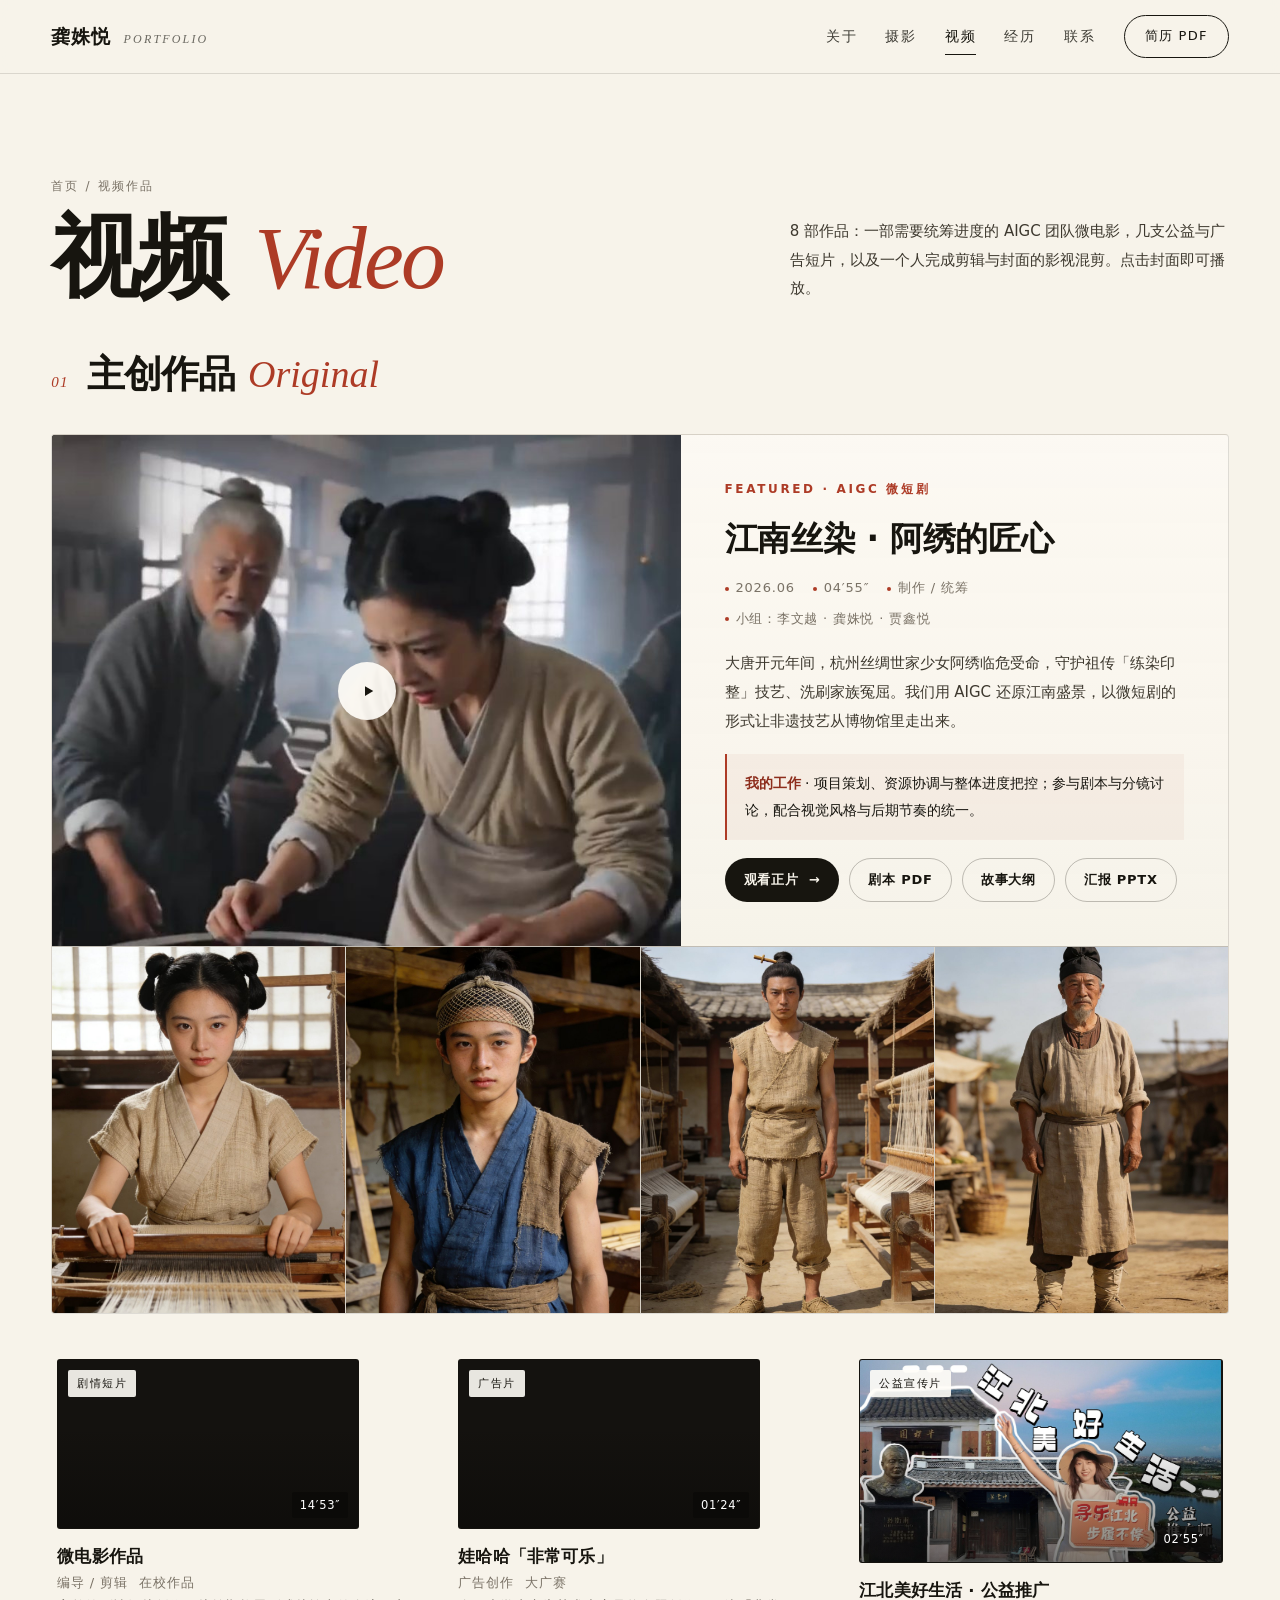
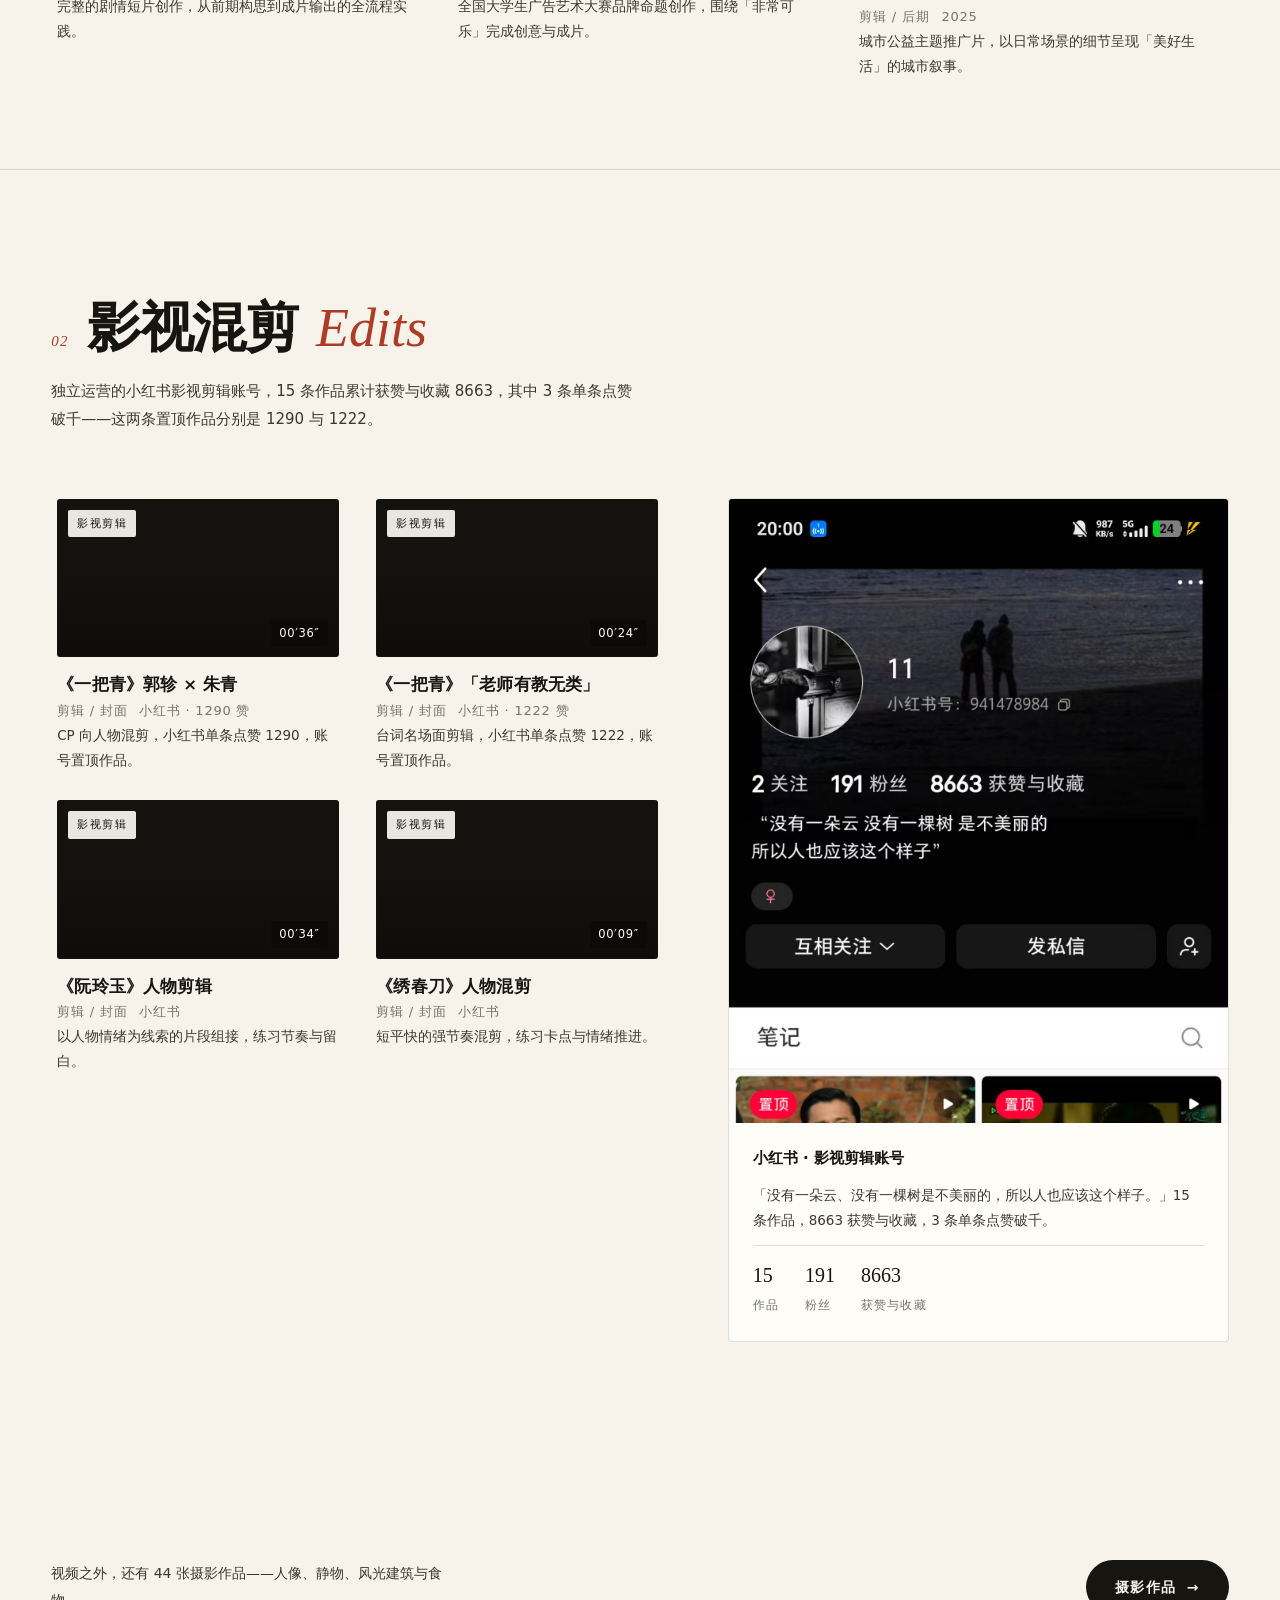
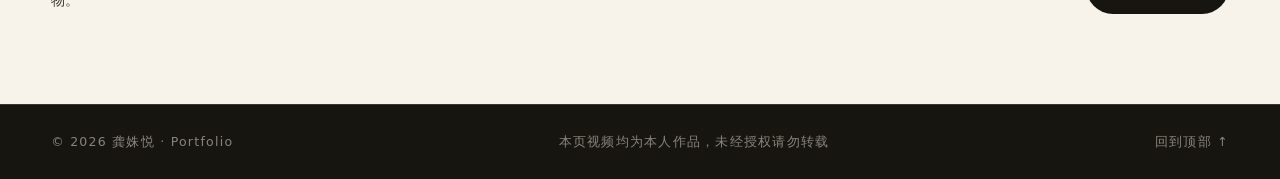
<file: video.html>
<!doctype html>
<html lang="zh-CN">
<head>
<meta charset="utf-8">
<meta name="viewport" content="width=device-width, initial-scale=1">
<title>视频作品 · 龚姝悦 作品集</title>
<meta name="description" content="龚姝悦的视频作品：AI 国风微电影《江南丝染·阿绣的匠心》、剧情微电影、大广赛广告片、城市公益宣传片与小红书影视混剪。">
<link rel="icon" href="data:image/svg+xml,%3Csvg xmlns='http://www.w3.org/2000/svg' viewBox='0 0 32 32'%3E%3Crect width='32' height='32' fill='%23ad3b26'/%3E%3Ccircle cx='16' cy='16' r='5.5' fill='%23f7f3ea'/%3E%3C/svg%3E">
<script>document.documentElement.classList.add("js");</script>
<link rel="stylesheet" href="assets/css/style.css">
</head>
<body data-page="video" data-nav="solid">

<a class="skip" href="#main">跳到主要内容</a>

<header class="nav is-solid">
  <div class="nav__inner">
    <a class="nav__brand" href="index.html" aria-label="龚姝悦 作品集 首页">
      <span class="nav__name">龚姝悦</span>
      <span class="nav__sub">Portfolio</span>
    </a>
    <nav class="nav__links" aria-label="主导航">
      <a class="nav__link" href="index.html#about">关于</a>
      <a class="nav__link" href="gallery.html">摄影</a>
      <a class="nav__link" href="video.html">视频</a>
      <a class="nav__link" href="index.html#experience">经历</a>
      <a class="nav__link" href="index.html#contact">联系</a>
      <a class="nav__cta" href="assets/docs/resume-gongshuyue.pdf" target="_blank" rel="noopener">简历 PDF</a>
    </nav>
    <button class="nav__burger" type="button" aria-label="打开菜单" aria-expanded="false" aria-controls="menu">
      <span></span><span></span>
    </button>
  </div>
</header>

<main id="main">

  <section class="phead">
    <div class="wrap">
      <div class="phead__row">
        <div>
          <p class="crumb" style="margin-bottom:16px"><a href="index.html">首页</a> / 视频作品</p>
          <h1 class="phead__title">视频 <em>Video</em></h1>
        </div>
        <p class="phead__desc">8 部作品：一部需要统筹进度的 AIGC 团队微电影，几支公益与广告短片，以及一个人完成剪辑与封面的影视混剪。点击封面即可播放。</p>
      </div>
    </div>
  </section>

  <!-- ---------- 主创作品 ---------- -->
  <section class="sec sec--tight" style="padding-top:0">
    <div class="wrap">
      <div class="sec-head reveal" style="margin-bottom:clamp(24px,3vw,40px)">
        <div class="sec-head__top">
          <span class="sec-num">01</span>
          <h2 class="sec-title" style="font-size:clamp(24px,3vw,38px)">主创作品 <em>Original</em></h2>
        </div>
      </div>

      <article class="feature reveal">
        <div class="feature__main">
          <div class="feature__media">
            <img src="assets/img/aifilm/still-7.jpg" alt="《江南丝染·阿绣的匠心》剧照" loading="lazy">
            <button class="vcard__play" type="button" data-video-id="aifilm-jiangnan"
                    style="opacity:1;transform:none" aria-label="播放《江南丝染·阿绣的匠心》">
              <svg width="18" height="18" viewBox="0 0 24 24" fill="currentColor"><path d="M8 5.5v13l11-6.5z"/></svg>
            </button>
          </div>
          <div class="feature__body">
            <p class="feature__kicker">Featured · AIGC 微短剧</p>
            <h3 class="feature__title">江南丝染 · 阿绣的匠心</h3>
            <div class="feature__meta">
              <span>2026.06</span>
              <span>04′55″</span>
              <span>制作 / 统筹</span>
              <span>小组：李文越 · 龚姝悦 · 贾鑫悦</span>
            </div>
            <p class="feature__desc">大唐开元年间，杭州丝绸世家少女阿绣临危受命，守护祖传「练染印整」技艺、洗刷家族冤屈。我们用 AIGC 还原江南盛景，以微短剧的形式让非遗技艺从博物馆里走出来。</p>
            <p class="feature__role"><b>我的工作</b> · 项目策划、资源协调与整体进度把控；参与剧本与分镜讨论，配合视觉风格与后期节奏的统一。</p>
            <div class="feature__acts">
              <button class="btn btn--ink btn--sm" type="button" data-video-id="aifilm-jiangnan">观看正片<span class="btn__arrow">→</span></button>
              <a class="btn btn--line btn--sm" href="assets/docs/aifilm-script.pdf" target="_blank" rel="noopener">剧本 PDF</a>
              <a class="btn btn--line btn--sm" href="assets/docs/aifilm-outline.pdf" target="_blank" rel="noopener">故事大纲</a>
              <a class="btn btn--line btn--sm" href="assets/docs/aifilm-deck.pptx" target="_blank" rel="noopener">汇报 PPTX</a>
            </div>
          </div>
        </div>
        <div class="feature__stills" aria-label="剧照">
          <img src="assets/img/aifilm/still-2.jpg" alt="阿绣 人物剧照" loading="lazy">
          <img src="assets/img/aifilm/still-3.jpg" alt="阿默 人物剧照" loading="lazy">
          <img src="assets/img/aifilm/still-4.jpg" alt="王安 人物剧照" loading="lazy">
          <img src="assets/img/aifilm/still-5.jpg" alt="父亲 人物剧照" loading="lazy">
        </div>
      </article>

      <div class="vgrid" style="margin-top:clamp(24px,3.4vw,44px)"
           data-vids="short-film,wahaha-ad,jiangbei-psa"></div>
    </div>
  </section>

  <hr class="hair">

  <!-- ---------- 小红书剪辑 ---------- -->
  <section class="sec">
    <div class="wrap">
      <div class="sec-head reveal">
        <div class="sec-head__top">
          <span class="sec-num">02</span>
          <h2 class="sec-title">影视混剪 <em>Edits</em></h2>
        </div>
        <p class="sec-sub">独立运营的小红书影视剪辑账号，15 条作品累计获赞与收藏 8663，其中 3 条单条点赞破千——这两条置顶作品分别是 1290 与 1222。</p>
      </div>

      <div class="split" style="align-items:start">
        <div class="vgrid vgrid--2"
             data-vids="xhs-1290,xhs-1222,xhs-ruanlingyu,xhs-xiuchundao"></div>

        <aside class="xhs reveal" data-d="1">
          <img src="assets/img/xhs/account.jpg" alt="小红书账号主页截图：191 粉丝，8663 获赞与收藏" loading="lazy">
          <div class="xhs__body">
            <div class="xhs__t">小红书 · 影视剪辑账号</div>
            <div class="xhs__d">「没有一朵云、没有一棵树是不美丽的，所以人也应该这个样子。」15 条作品，8663 获赞与收藏，3 条单条点赞破千。</div>
            <div class="xhs__row">
              <div><b>15</b><span>作品</span></div>
              <div><b>191</b><span>粉丝</span></div>
              <div><b>8663</b><span>获赞与收藏</span></div>
            </div>
          </div>
        </aside>
      </div>
    </div>
  </section>

  <section class="sec sec--tight">
    <div class="wrap" style="display:flex;flex-wrap:wrap;gap:18px;align-items:center;justify-content:space-between">
      <p class="sec-sub" style="max-width:44ch;font-size:14px">视频之外，还有 44 张摄影作品——人像、静物、风光建筑与食物。</p>
      <a class="btn btn--ink" href="gallery.html">摄影作品<span class="btn__arrow">→</span></a>
    </div>
  </section>

</main>

<footer class="foot">
  <div class="wrap foot__inner">
    <span>© <span data-year>2026</span> 龚姝悦 · Portfolio</span>
    <span>本页视频均为本人作品，未经授权请勿转载</span>
    <a href="#main">回到顶部 ↑</a>
  </div>
</footer>

<div class="vm" id="videomodal" role="dialog" aria-modal="true" aria-label="视频播放" aria-hidden="true">
  <div class="vm__bar">
    <div>
      <div class="vm__title"></div>
      <div class="vm__meta"></div>
    </div>
    <button class="lb__btn vm__close" type="button" aria-label="关闭视频">
      <svg width="16" height="16" viewBox="0 0 24 24" fill="none" stroke="currentColor" stroke-width="1.6"><path d="M5 5l14 14M19 5L5 19"/></svg>
    </button>
  </div>
  <div class="vm__stage"></div>
  <div class="vm__note"></div>
</div>

<script src="assets/js/photos.js"></script>
<script src="assets/js/data.js"></script>
<script src="assets/js/site.js"></script>
</body>
</html>
</file>
<file: assets/css/style.css>
@charset "utf-8";
/* ==========================================================================
   龚姝悦 · 作品集  —  style.css
   Editorial gallery aesthetic: warm paper, ink type, vermilion accent.
   ========================================================================== */

:root {
  --paper: #f7f3ea;
  --paper-2: #efe9dc;
  --ink: #17150f;
  --ink-2: #3d382e;
  --muted: #7a7266;
  --line: rgba(23, 21, 15, .13);
  --line-strong: rgba(23, 21, 15, .26);
  --accent: #ad3b26;
  --accent-ink: #8d2d1c;
  --white: #fffdf8;

  --sans: "Microsoft YaHei UI", "Microsoft YaHei", "PingFang SC", "Hiragino Sans GB",
          "Source Han Sans SC", "Noto Sans SC", system-ui, -apple-system, "Segoe UI", sans-serif;
  --serif: Georgia, "Times New Roman", "Songti SC", "SimSun", serif;

  --wrap: 1320px;
  --gut: clamp(20px, 4vw, 64px);
  --nav-h: 74px;
  --ease: cubic-bezier(.22, .61, .36, 1);
}

/* ---------- reset ---------- */
*, *::before, *::after { box-sizing: border-box; }
html { -webkit-text-size-adjust: 100%; scroll-behavior: smooth; }
body {
  margin: 0;
  background: var(--paper);
  color: var(--ink);
  font-family: var(--sans);
  font-size: 16px;
  line-height: 1.75;
  -webkit-font-smoothing: antialiased;
  text-rendering: optimizeLegibility;
  overflow-x: hidden;
}
img, video { display: block; max-width: 100%; }
a { color: inherit; text-decoration: none; }
button { font: inherit; color: inherit; border: 0; background: none; cursor: pointer; }
h1, h2, h3, h4, p, figure, blockquote { margin: 0; }
ul, ol { margin: 0; padding: 0; list-style: none; }
::selection { background: var(--accent); color: #fff; }

:focus-visible {
  outline: 2px solid var(--accent);
  outline-offset: 3px;
  border-radius: 2px;
}

.skip {
  position: fixed; top: -100px; left: 16px; z-index: 999;
  background: var(--ink); color: var(--paper); padding: 10px 18px; border-radius: 4px;
}
.skip:focus { top: 16px; }

/* ---------- layout helpers ---------- */
.wrap { width: 100%; max-width: var(--wrap); margin-inline: auto; padding-inline: var(--gut); }
.sec { padding-block: clamp(72px, 10vw, 148px); position: relative; scroll-margin-top: calc(var(--nav-h) + 8px); }
.sec--tight { padding-block: clamp(56px, 7vw, 96px); }
.hair { height: 1px; background: var(--line); border: 0; margin: 0; }

.eyebrow {
  display: inline-flex; align-items: center; gap: 10px;
  font-size: 12px; letter-spacing: .22em; text-transform: uppercase;
  color: var(--muted); font-weight: 600;
}
.eyebrow::before {
  content: ""; width: 26px; height: 1px; background: var(--accent);
}

.sec-head { display: grid; gap: 18px; margin-bottom: clamp(38px, 5vw, 72px); }
.sec-head__top { display: flex; align-items: baseline; gap: 18px; flex-wrap: wrap; }
.sec-num {
  font-family: var(--serif); font-style: italic; font-size: 15px;
  color: var(--accent); letter-spacing: .08em;
}
.sec-title {
  font-size: clamp(30px, 4.4vw, 54px);
  line-height: 1.1; font-weight: 800; letter-spacing: -.02em;
}
.sec-title em {
  font-family: var(--serif); font-style: italic; font-weight: 400;
  letter-spacing: 0; color: var(--accent);
}
.sec-sub {
  max-width: 62ch; color: var(--ink-2); font-size: clamp(15px, 1.15vw, 17px);
  line-height: 1.9;
}

/* ---------- nav ---------- */
.nav {
  position: fixed; inset: 0 0 auto 0; z-index: 100;
  height: var(--nav-h);
  display: flex; align-items: center;
  color: #fff;
  transition: background .5s var(--ease), color .5s var(--ease),
              border-color .5s var(--ease), height .4s var(--ease);
  border-bottom: 1px solid transparent;
}
.nav__inner {
  width: 100%; max-width: var(--wrap); margin-inline: auto; padding-inline: var(--gut);
  display: flex; align-items: center; justify-content: space-between; gap: 24px;
}
.nav__brand { display: flex; align-items: baseline; gap: 12px; }
.nav__name { font-size: 19px; font-weight: 800; letter-spacing: .06em; }
.nav__sub {
  font-family: var(--serif); font-style: italic; font-size: 12px;
  letter-spacing: .18em; text-transform: uppercase; opacity: .62;
}
.nav__links { display: flex; align-items: center; gap: clamp(14px, 2.2vw, 34px); }
.nav__link {
  font-size: 14px; letter-spacing: .12em; position: relative; padding-block: 6px;
  opacity: .82; transition: opacity .3s var(--ease);
}
.nav__link::after {
  content: ""; position: absolute; left: 0; bottom: 0; height: 1px; width: 100%;
  background: currentColor; transform: scaleX(0); transform-origin: left;
  transition: transform .45s var(--ease);
}
.nav__link:hover { opacity: 1; }
.nav__link:hover::after, .nav__link.is-active::after { transform: scaleX(1); }
.nav__link.is-active { opacity: 1; }
.nav__cta {
  font-size: 13px; letter-spacing: .1em; padding: 9px 20px;
  border: 1px solid currentColor; border-radius: 999px;
  transition: background .35s var(--ease), color .35s var(--ease), border-color .35s var(--ease);
}
.nav__cta:hover { background: var(--accent); border-color: var(--accent); color: #fff; }

.nav.is-solid {
  background: rgba(247, 243, 234, .9);
  -webkit-backdrop-filter: blur(14px) saturate(1.4);
  backdrop-filter: blur(14px) saturate(1.4);
  color: var(--ink);
  border-bottom-color: var(--line);
}
.nav.is-solid .nav__cta:hover { color: #fff; }

.nav__burger { display: none; width: 44px; height: 44px; position: relative; margin-right: -10px; }
.nav__burger span {
  position: absolute; left: 11px; width: 22px; height: 1.5px; background: currentColor;
  transition: transform .4s var(--ease), opacity .3s var(--ease);
}
.nav__burger span:nth-child(1) { top: 17px; }
.nav__burger span:nth-child(2) { top: 25px; }
body.is-menu .nav__burger span:nth-child(1) { transform: translateY(4px) rotate(45deg); }
body.is-menu .nav__burger span:nth-child(2) { transform: translateY(-4px) rotate(-45deg); }

/* ---------- hero ---------- */
.hero {
  position: relative; min-height: 100svh; min-height: 100vh;
  display: flex; align-items: flex-end;
  color: #fff; overflow: hidden; isolation: isolate;
  padding-bottom: clamp(48px, 8vh, 96px);
}
.hero__bg { position: absolute; inset: 0; z-index: -2; background: #1c1a16; }
.hero__slide {
  position: absolute; inset: 0;
  background-size: cover; background-position: center;
  opacity: 0; transform: scale(1.06);
  transition: opacity 1.8s var(--ease), transform 9s linear;
}
.hero__slide.is-active { opacity: 1; transform: scale(1); }
.hero::after {
  content: ""; position: absolute; inset: 0; z-index: -1; pointer-events: none;
  background:
    linear-gradient(105deg, rgba(10, 9, 7, .88) 0%, rgba(10, 9, 7, .62) 42%, rgba(10, 9, 7, .22) 72%, rgba(10, 9, 7, .42) 100%),
    linear-gradient(0deg, rgba(10, 9, 7, .72) 0%, rgba(10, 9, 7, 0) 46%);
}
.hero__inner { width: 100%; max-width: var(--wrap); margin-inline: auto; padding-inline: var(--gut); }
.hero__eyebrow {
  display: inline-flex; align-items: center; gap: 12px;
  font-size: 12px; letter-spacing: .3em; text-transform: uppercase;
  color: rgba(255, 255, 255, .82); margin-bottom: clamp(18px, 3vh, 30px);
}
.hero__eyebrow::before { content: ""; width: 40px; height: 1px; background: rgba(255, 255, 255, .6); }
.hero__name {
  font-size: clamp(56px, 13vw, 168px); line-height: .92; font-weight: 900;
  letter-spacing: -.03em; margin-left: -.04em;
  text-shadow: 0 2px 40px rgba(0, 0, 0, .25);
}
.hero__name span { display: inline-block; }
.hero__role {
  margin-top: clamp(14px, 2.4vh, 26px);
  font-size: clamp(17px, 2.1vw, 26px); font-weight: 700; letter-spacing: .04em;
}
.hero__role i { font-family: var(--serif); font-style: normal; color: #e9b9a4; font-size: .8em; padding-inline: .45em; }
.hero__lead {
  margin-top: 18px; max-width: 46ch;
  font-size: clamp(14px, 1.15vw, 17px); line-height: 1.95;
  color: rgba(255, 255, 255, .8);
}
.hero__acts { display: flex; flex-wrap: wrap; gap: 14px; margin-top: clamp(26px, 4vh, 44px); }
.hero__foot {
  margin-top: clamp(34px, 6vh, 72px);
  display: flex; flex-wrap: wrap; align-items: center; justify-content: space-between;
  gap: 18px; padding-top: 22px; border-top: 1px solid rgba(255, 255, 255, .22);
  font-size: 12.5px; letter-spacing: .12em; color: rgba(255, 255, 255, .72);
}
.hero__tags { display: flex; flex-wrap: wrap; gap: 8px 22px; }
.hero__dots { display: flex; align-items: center; gap: 10px; }
.hero__dot { width: 26px; height: 2px; background: rgba(255, 255, 255, .3); transition: background .4s; }
.hero__dot.is-active { background: #fff; }

/* buttons */
.btn {
  display: inline-flex; align-items: center; gap: 10px;
  padding: 14px 28px; font-size: 14px; font-weight: 600; letter-spacing: .1em;
  border-radius: 999px; border: 1px solid transparent;
  transition: background .4s var(--ease), color .4s var(--ease),
              border-color .4s var(--ease), transform .4s var(--ease);
}
.btn--solid { background: var(--white); color: var(--ink); }
.btn--solid:hover { background: var(--accent); color: #fff; transform: translateY(-2px); }
.btn--ghost { border-color: rgba(255, 255, 255, .55); color: #fff; }
.btn--ghost:hover { background: #fff; color: var(--ink); border-color: #fff; transform: translateY(-2px); }
.btn--ink { background: var(--ink); color: var(--paper); }
.btn--ink:hover { background: var(--accent); transform: translateY(-2px); }
.btn--line { border-color: var(--line-strong); color: var(--ink); }
.btn--line:hover { background: var(--ink); color: var(--paper); border-color: var(--ink); transform: translateY(-2px); }
.btn--sm { padding: 10px 18px; font-size: 13px; letter-spacing: .06em; }
.btn__arrow { transition: transform .4s var(--ease); }
.btn:hover .btn__arrow { transform: translateX(4px); }

/* ---------- stats band ---------- */
.stats { background: var(--ink); color: var(--paper); }
.stats__grid {
  display: grid; grid-template-columns: repeat(4, 1fr);
  padding-block: clamp(34px, 5vw, 58px);
}
.stat { padding-inline: clamp(8px, 2vw, 28px); border-left: 1px solid rgba(247, 243, 234, .16); }
.stat:first-child { border-left: 0; padding-left: 0; }
.stat__num {
  font-family: var(--serif); font-size: clamp(30px, 4.2vw, 54px); line-height: 1;
  letter-spacing: -.02em; display: flex; align-items: baseline; gap: 4px;
}
.stat__num b { font-weight: 400; }
.stat__num small { font-family: var(--sans); font-size: 14px; letter-spacing: .1em; opacity: .6; }
.stat__label { margin-top: 12px; font-size: 13px; letter-spacing: .16em; color: rgba(247, 243, 234, .62); }

/* ---------- about ---------- */
.about { display: grid; grid-template-columns: minmax(0, .86fr) minmax(0, 1.14fr); gap: clamp(34px, 6vw, 96px); }
.about__lead {
  font-size: clamp(17px, 1.5vw, 20px); line-height: 2; color: var(--ink);
  font-weight: 500;
}
.about p + p { margin-top: 20px; color: var(--ink-2); line-height: 2; font-size: 15.5px; }
.about__quote {
  margin-top: 28px; padding: 6px 0 6px 20px; border-left: 2px solid var(--accent);
  font-size: 15.5px; line-height: 1.9; color: var(--ink);
}
.about__sign {
  margin-top: 34px; padding-top: 22px; border-top: 1px solid var(--line);
  display: flex; flex-wrap: wrap; gap: 10px 26px; font-size: 13px; color: var(--muted);
  letter-spacing: .06em;
}
.about__sign b { color: var(--ink); font-weight: 600; }

.skills { display: grid; gap: 0; }
.skill {
  display: grid; grid-template-columns: 132px minmax(0, 1fr); gap: 20px;
  padding-block: 22px; border-top: 1px solid var(--line);
  align-items: start;
}
.skill:last-child { border-bottom: 1px solid var(--line); }
.skill__k { font-size: 13px; letter-spacing: .16em; color: var(--muted); padding-top: 6px; }
.skill__v { display: flex; flex-wrap: wrap; gap: 8px; }
.chip {
  font-size: 13.5px; padding: 7px 15px; border-radius: 999px;
  background: rgba(23, 21, 15, .045); color: var(--ink-2);
  border: 1px solid rgba(23, 21, 15, .07);
  transition: background .3s, color .3s, border-color .3s;
}
.chip:hover { background: var(--ink); color: var(--paper); border-color: var(--ink); }

/* ---------- editorial photo grid ---------- */
.grid-edit {
  display: grid; grid-template-columns: repeat(12, 1fr);
  gap: clamp(10px, 1.4vw, 20px);
}
.tile {
  position: relative; display: block; overflow: hidden;
  background: var(--paper-2); border-radius: 3px;
  grid-column: span 4;
}
.tile img {
  width: 100%; height: 100%; object-fit: cover;
  transition: transform 1.1s var(--ease), filter 1.1s var(--ease);
}
.tile::after {
  content: ""; position: absolute; inset: 0;
  background: linear-gradient(0deg, rgba(10, 9, 7, .72) 0%, rgba(10, 9, 7, 0) 52%);
  opacity: 0; transition: opacity .6s var(--ease);
}
.tile__cap {
  position: absolute; inset: auto 0 0 0; padding: 22px 22px 20px;
  color: #fff; z-index: 2; transform: translateY(10px); opacity: 0;
  transition: transform .6s var(--ease), opacity .6s var(--ease);
}
.tile__cap b { display: block; font-size: 15px; font-weight: 700; letter-spacing: .04em; }
.tile__cap span { font-size: 12px; letter-spacing: .16em; color: rgba(255, 255, 255, .7); }
.tile:hover img { transform: scale(1.045); }
.tile:hover::after, .tile:hover .tile__cap { opacity: 1; transform: none; }

.tile--tall { grid-column: span 4; aspect-ratio: 3 / 4; }
.tile--wide { grid-column: span 8; aspect-ratio: 16 / 10; }
.tile--sq { grid-column: span 4; aspect-ratio: 1 / 1; }
.tile--pano { grid-column: span 12; aspect-ratio: 21 / 9; }
.tile--half { grid-column: span 6; aspect-ratio: 4 / 3; }

.grid-foot { display: flex; flex-wrap: wrap; gap: 20px; align-items: center; justify-content: space-between; margin-top: clamp(30px, 4vw, 52px); }

/* ---------- video ---------- */
.feature {
  border: 1px solid var(--line); border-radius: 4px; overflow: hidden;
  background: linear-gradient(180deg, rgba(255, 253, 248, .6), rgba(239, 233, 220, .5));
}
.feature__main { display: grid; grid-template-columns: minmax(0, 1.15fr) minmax(0, 1fr); }
.feature__media { position: relative; background: #12100d; min-height: 320px; }
.feature__media video, .feature__media img {
  position: absolute; inset: 0; width: 100%; height: 100%; object-fit: cover;
}
.feature__body { padding: clamp(26px, 3.4vw, 52px); display: flex; flex-direction: column; gap: 18px; }
.feature__kicker { font-size: 12px; letter-spacing: .22em; text-transform: uppercase; color: var(--accent); font-weight: 700; }
.feature__title { font-size: clamp(24px, 2.6vw, 36px); line-height: 1.24; font-weight: 800; letter-spacing: -.01em; }
.feature__meta { display: flex; flex-wrap: wrap; gap: 8px 18px; font-size: 13px; color: var(--muted); letter-spacing: .06em; }
.feature__meta span { display: inline-flex; align-items: center; gap: 7px; }
.feature__meta span::before { content: ""; width: 4px; height: 4px; border-radius: 50%; background: var(--accent); }
.feature__desc { color: var(--ink-2); font-size: 15px; line-height: 1.95; }
.feature__role { padding: 16px 18px; border-left: 2px solid var(--accent); background: rgba(173, 59, 38, .05); font-size: 14px; line-height: 1.9; }
.feature__role b { color: var(--accent-ink); }
.feature__acts { display: flex; flex-wrap: wrap; gap: 10px; margin-top: auto; }
.feature__stills {
  display: grid; grid-template-columns: repeat(4, 1fr); gap: 1px;
  background: var(--line); border-top: 1px solid var(--line);
}
.feature__stills img { width: 100%; aspect-ratio: 4 / 5; object-fit: cover; transition: opacity .4s; }
.feature__stills img:hover { opacity: .82; }

.vgrid { display: grid; grid-template-columns: repeat(3, minmax(0, 1fr)); gap: clamp(16px, 2vw, 28px); }
.vgrid--2 { grid-template-columns: repeat(2, minmax(0, 1fr)); }
.vcard { display: flex; flex-direction: column; gap: 14px; text-align: left; width: 100%; }
.vcard__frame {
  position: relative; aspect-ratio: 16 / 9; overflow: hidden; border-radius: 3px;
  background: #14120f; border: 1px solid var(--line);
}
.vcard__frame video, .vcard__frame img { width: 100%; height: 100%; object-fit: cover; }
.vcard__frame::after {
  content: ""; position: absolute; inset: 0;
  background: linear-gradient(0deg, rgba(10, 9, 7, .55), rgba(10, 9, 7, 0) 60%);
  transition: opacity .5s;
}
.vcard__play {
  position: absolute; left: 50%; top: 50%; z-index: 2;
  width: 58px; height: 58px; margin: -29px 0 0 -29px; border-radius: 50%;
  background: rgba(255, 253, 248, .92); color: var(--ink);
  display: grid; place-items: center;
  transform: scale(.86); opacity: 0;
  transition: transform .5s var(--ease), opacity .5s var(--ease), background .3s;
}
.vcard:hover .vcard__play { transform: scale(1); opacity: 1; }
.vcard__play svg { margin-left: 3px; }
.vcard:hover .vcard__frame video { transform: scale(1.03); }
.vcard__frame video { transition: transform 1s var(--ease); }
.vcard__dur {
  position: absolute; right: 10px; bottom: 10px; z-index: 2;
  font-size: 11.5px; letter-spacing: .06em; padding: 3px 8px;
  background: rgba(10, 9, 7, .72); color: #fff; border-radius: 2px;
  font-variant-numeric: tabular-nums;
}
.vcard__tag {
  position: absolute; left: 10px; top: 10px; z-index: 2;
  font-size: 11px; letter-spacing: .14em; padding: 4px 9px;
  background: rgba(255, 253, 248, .9); color: var(--ink); border-radius: 2px;
}
.vcard__title { font-size: 16.5px; font-weight: 700; letter-spacing: .01em; }
.vcard__meta { font-size: 13px; color: var(--muted); letter-spacing: .06em; display: flex; flex-wrap: wrap; gap: 6px 12px; }
.vcard__note { font-size: 13.5px; color: var(--ink-2); line-height: 1.85; }

/* ---------- experience ---------- */
.exp { display: grid; gap: clamp(30px, 4vw, 58px); }
.exp__group { display: block; }
.exp__k {
  display: flex; align-items: baseline; justify-content: space-between; gap: 20px;
  font-size: 12.5px; letter-spacing: .22em; text-transform: uppercase; color: var(--muted);
  font-weight: 600; padding-bottom: 14px; border-bottom: 1px solid var(--line-strong);
}
.exp__k em {
  font-family: var(--serif); font-style: italic; text-transform: none;
  letter-spacing: .04em; color: var(--accent); font-size: 13px;
}
.items { display: grid; gap: 0; }
.item {
  display: grid; grid-template-columns: minmax(0, 240px) minmax(0, 1fr);
  gap: 4px clamp(24px, 4vw, 56px); align-items: start;
  padding-block: 24px; border-bottom: 1px solid var(--line);
}
.item:last-child { border-bottom: 0; }
.item__date {
  grid-column: 1; grid-row: 1;
  font-family: var(--serif); font-size: 13px; letter-spacing: .1em; color: var(--accent);
  font-variant-numeric: tabular-nums;
}
.item__org { grid-column: 1; grid-row: 2; font-size: 17px; font-weight: 700; margin-top: 4px; letter-spacing: .01em; }
.item__role { grid-column: 1; grid-row: 3; font-size: 13.5px; color: var(--muted); letter-spacing: .04em; margin-top: 2px; }
.item__list { grid-column: 2; grid-row: 1 / span 3; display: grid; gap: 8px; }
.item__list li {
  position: relative; padding-left: 16px; font-size: 14.5px; line-height: 1.85; color: var(--ink-2);
  max-width: 66ch;
}
.item__list li::before {
  content: ""; position: absolute; left: 0; top: .78em; width: 6px; height: 1px; background: var(--accent);
}

/* ---------- awards / xhs ---------- */
.awards-grid { display: grid; grid-template-columns: repeat(3, minmax(0, 1fr)); gap: clamp(12px, 1.8vw, 22px); }
.acard {
  display: grid; gap: 14px; padding: 26px 24px 22px; align-content: start;
  border: 1px solid var(--line); border-radius: 4px; background: rgba(255, 253, 248, .55);
  transition: border-color .35s var(--ease), transform .35s var(--ease), background .35s var(--ease);
}
.acard:hover { border-color: var(--line-strong); transform: translateY(-3px); background: var(--white); }
.acard__yr { font-family: var(--serif); font-size: 13px; letter-spacing: .1em; color: var(--accent); }
.acard__t { font-size: 16.5px; font-weight: 700; line-height: 1.55; }
.acard__p {
  justify-self: start; font-size: 12px; letter-spacing: .12em; color: var(--accent);
  border: 1px solid rgba(173, 59, 38, .3); padding: 2px 10px; border-radius: 999px;
}

.xhs-band {
  display: grid; grid-template-columns: minmax(0, .78fr) minmax(0, 1.22fr);
  margin-top: clamp(18px, 2.6vw, 30px);
  border: 1px solid var(--line); border-radius: 4px; overflow: hidden; background: var(--white);
}
.xhs-band img {
  width: 100%; height: 100%; max-height: 380px;
  object-fit: cover; object-position: top center;
}
.xhs-band .xhs__body { padding: clamp(24px, 3vw, 40px); align-content: center; }

.split { display: grid; grid-template-columns: minmax(0, 1.1fr) minmax(0, .9fr); gap: clamp(28px, 5vw, 72px); align-items: start; }
.award {
  display: flex; align-items: baseline; gap: 18px; padding-block: 20px;
  border-bottom: 1px solid var(--line);
}
.award:first-child { border-top: 1px solid var(--line); }
.award__yr { font-family: var(--serif); font-size: 13px; letter-spacing: .1em; color: var(--muted); min-width: 46px; }
.award__t { font-size: 16px; font-weight: 600; flex: 1; }
.award__p {
  font-size: 12px; letter-spacing: .12em; color: var(--accent);
  border: 1px solid rgba(173, 59, 38, .3); padding: 2px 10px; border-radius: 999px;
}
.xhs {
  border: 1px solid var(--line); border-radius: 4px; overflow: hidden;
  background: var(--white);
}
.xhs img { width: 100%; aspect-ratio: 4 / 5; object-fit: cover; object-position: top; }
.xhs__body { padding: 22px 24px 26px; display: grid; gap: 12px; }
.xhs__t { font-size: 15px; font-weight: 700; }
.xhs__d { font-size: 13.5px; color: var(--ink-2); line-height: 1.85; }
.xhs__row { display: flex; flex-wrap: wrap; gap: 14px 26px; padding-top: 12px; border-top: 1px solid var(--line); }
.xhs__row div { display: grid; gap: 2px; }
.xhs__row b { font-family: var(--serif); font-size: 20px; font-weight: 400; }
.xhs__row span { font-size: 11.5px; letter-spacing: .1em; color: var(--muted); }

/* ---------- contact ---------- */
.contact { background: var(--ink); color: var(--paper); }
.contact__grid { display: grid; grid-template-columns: minmax(0, 1.2fr) minmax(0, .8fr); gap: clamp(34px, 6vw, 90px); }
.contact .sec-title { color: var(--paper); }
.contact .sec-title em { color: #e6a48b; }
.contact .eyebrow { color: rgba(247, 243, 234, .6); }
.contact .eyebrow::before { background: #e6a48b; }
.contact__lead { color: rgba(247, 243, 234, .72); max-width: 48ch; line-height: 1.95; font-size: 15.5px; }
.contact__mail {
  display: inline-block; margin-top: 30px;
  font-size: clamp(20px, 2.6vw, 34px); font-weight: 700; letter-spacing: -.01em;
  border-bottom: 1px solid rgba(247, 243, 234, .35); padding-bottom: 6px;
  transition: color .4s, border-color .4s;
}
.contact__mail:hover { color: #e6a48b; border-color: #e6a48b; }
.contact__acts { display: flex; flex-wrap: wrap; gap: 12px; margin-top: 34px; }
.contact .btn--ghost { border-color: rgba(247, 243, 234, .4); color: var(--paper); }
.contact .btn--ghost:hover { background: var(--paper); color: var(--ink); border-color: var(--paper); }
.contact__list { display: grid; gap: 0; align-content: start; }
.contact__list div {
  display: flex; justify-content: space-between; gap: 18px; padding-block: 16px;
  border-bottom: 1px solid rgba(247, 243, 234, .16); font-size: 14px;
}
.contact__list dt { color: rgba(247, 243, 234, .55); letter-spacing: .12em; font-size: 12.5px; }
.contact__list dd { margin: 0; font-weight: 600; letter-spacing: .04em; }

.foot {
  background: var(--ink); color: rgba(247, 243, 234, .5);
  border-top: 1px solid rgba(247, 243, 234, .14);
  padding-block: 26px; font-size: 12.5px; letter-spacing: .1em;
}
.foot__inner { display: flex; flex-wrap: wrap; gap: 14px; justify-content: space-between; align-items: center; }

/* ---------- page header (sub pages) ---------- */
.phead { padding-top: calc(var(--nav-h) + clamp(44px, 8vw, 110px)); padding-bottom: clamp(30px, 4vw, 54px); }
.phead__row { display: flex; flex-wrap: wrap; align-items: flex-end; justify-content: space-between; gap: 24px; }
.phead__title { font-size: clamp(38px, 7vw, 92px); line-height: 1; font-weight: 900; letter-spacing: -.03em; }
.phead__title em { font-family: var(--serif); font-style: italic; font-weight: 400; color: var(--accent); }
.phead__desc { max-width: 46ch; color: var(--ink-2); font-size: 15px; line-height: 1.9; }
.crumb { font-size: 12px; letter-spacing: .18em; color: var(--muted); text-transform: uppercase; }
.crumb a:hover { color: var(--accent); }

/* filter bar */
.filters {
  position: sticky; top: var(--nav-h); z-index: 40;
  display: flex; flex-wrap: wrap; gap: 6px; align-items: center;
  padding-block: 14px; background: rgba(247, 243, 234, .92);
  -webkit-backdrop-filter: blur(12px); backdrop-filter: blur(12px);
  border-bottom: 1px solid var(--line); margin-bottom: clamp(20px, 3vw, 38px);
}
.filters__btn {
  font-size: 13.5px; letter-spacing: .08em; padding: 8px 17px; border-radius: 999px;
  color: var(--ink-2); border: 1px solid transparent; transition: all .3s var(--ease);
}
.filters__btn:hover { border-color: var(--line-strong); }
.filters__btn.is-on { background: var(--ink); color: var(--paper); }
.filters__count { margin-left: auto; font-size: 12.5px; letter-spacing: .12em; color: var(--muted); font-variant-numeric: tabular-nums; }

/* masonry */
.masonry { columns: 3; column-gap: clamp(10px, 1.3vw, 18px); }
.masonry .ph {
  break-inside: avoid; margin-bottom: clamp(10px, 1.3vw, 18px);
  display: block; position: relative; overflow: hidden; border-radius: 3px;
  background: var(--paper-2);
}
.masonry .ph img { width: 100%; height: auto; transition: transform 1s var(--ease); }
.masonry .ph::after {
  content: ""; position: absolute; inset: 0;
  background: linear-gradient(0deg, rgba(10, 9, 7, .7), rgba(10, 9, 7, 0) 46%);
  opacity: 0; transition: opacity .5s var(--ease);
}
.masonry .ph:hover img { transform: scale(1.04); }
.masonry .ph:hover::after, .masonry .ph:hover .ph__cap { opacity: 1; transform: none; }
.ph__cap {
  position: absolute; inset: auto 0 0 0; z-index: 2; padding: 18px 20px;
  color: #fff; opacity: 0; transform: translateY(8px);
  transition: opacity .5s var(--ease), transform .5s var(--ease);
}
.ph__cap b { display: block; font-size: 14px; font-weight: 700; }
.ph__cap span { font-size: 11.5px; letter-spacing: .14em; color: rgba(255, 255, 255, .72); }
.ph__zoom {
  position: absolute; right: 14px; top: 14px; z-index: 2; width: 34px; height: 34px;
  border-radius: 50%; background: rgba(255, 253, 248, .92); color: var(--ink);
  display: grid; place-items: center; opacity: 0; transform: scale(.8);
  transition: opacity .4s, transform .4s;
}
.ph:hover .ph__zoom { opacity: 1; transform: none; }

/* ---------- lightbox ---------- */
.lb {
  position: fixed; inset: 0; z-index: 300; display: none;
  background: rgba(12, 11, 9, .96);
  -webkit-backdrop-filter: blur(6px); backdrop-filter: blur(6px);
}
.lb.is-open { display: grid; grid-template-rows: auto 1fr auto; }
.lb__bar {
  display: flex; align-items: center; justify-content: space-between; gap: 18px;
  padding: 18px clamp(16px, 3vw, 40px); color: rgba(255, 253, 248, .8);
  font-size: 12.5px; letter-spacing: .14em;
}
.lb__stage {
  position: relative; display: grid; place-items: center;
  padding: 0 clamp(12px, 3vw, 40px); min-height: 0; overflow: hidden;
}
.lb__stage img {
  max-width: 100%; max-height: 100%; width: auto; height: auto;
  object-fit: contain; border-radius: 2px;
  animation: lbIn .5s var(--ease);
}
@keyframes lbIn { from { opacity: 0; transform: scale(.985); } to { opacity: 1; transform: none; } }
.lb__cap { padding: 16px clamp(16px, 3vw, 40px) 26px; color: rgba(255, 253, 248, .78); font-size: 13.5px; text-align: center; }
.lb__cap b { color: #fff; font-weight: 600; letter-spacing: .06em; }
.lb__cap span { display: block; font-size: 11.5px; letter-spacing: .16em; margin-top: 4px; opacity: .6; }
.lb__btn {
  width: 46px; height: 46px; border-radius: 50%; display: grid; place-items: center;
  color: #fff; border: 1px solid rgba(255, 253, 248, .28);
  transition: background .3s, border-color .3s, color .3s;
}
.lb__btn:hover { background: #fff; color: var(--ink); border-color: #fff; }
.lb__nav {
  position: absolute; top: 50%; transform: translateY(-50%);
  display: flex; gap: 10px; z-index: 5;
}
.lb__nav--prev { left: clamp(8px, 1.6vw, 24px); }
.lb__nav--next { right: clamp(8px, 1.6vw, 24px); }
.lb__close { position: static; }

/* ---------- video modal ---------- */
.vm {
  position: fixed; inset: 0; z-index: 320; display: none;
  background: rgba(10, 9, 7, .95);
  -webkit-backdrop-filter: blur(6px); backdrop-filter: blur(6px);
  padding: clamp(14px, 3vw, 48px);
}
.vm.is-open { display: grid; grid-template-rows: auto 1fr auto; gap: 14px; }
.vm__bar { display: flex; align-items: flex-start; justify-content: space-between; gap: 20px; color: #fff; }
.vm__title { font-size: clamp(16px, 1.6vw, 21px); font-weight: 700; letter-spacing: .02em; }
.vm__meta { font-size: 12.5px; letter-spacing: .1em; color: rgba(255, 253, 248, .6); margin-top: 5px; }
.vm__stage { display: grid; place-items: center; min-height: 0; }
.vm__stage video { max-width: 100%; max-height: 100%; width: auto; max-height: calc(100vh - 190px); background: #000; border-radius: 3px; }
.vm__note { color: rgba(255, 253, 248, .6); font-size: 12.5px; letter-spacing: .06em; text-align: center; }

/* ---------- reveal (仅在 JS 可用时生效，避免脚本失效导致内容不可见) ---------- */
.js .reveal { opacity: 0; transform: translateY(22px); transition: opacity .9s var(--ease), transform .9s var(--ease); }
.js .reveal.is-in { opacity: 1; transform: none; }
.reveal[data-d="1"] { transition-delay: .08s; }
.reveal[data-d="2"] { transition-delay: .16s; }
.reveal[data-d="3"] { transition-delay: .24s; }

/* ---------- responsive ---------- */
@media (max-width: 1080px) {
  .about, .exp, .split, .contact__grid { grid-template-columns: minmax(0, 1fr); }
  .feature__main { grid-template-columns: minmax(0, 1fr); }
  .feature__media { min-height: 260px; aspect-ratio: 16 / 9; }
  .vgrid { grid-template-columns: repeat(2, minmax(0, 1fr)); }
  .masonry { columns: 2; }
  .skills { margin-top: 8px; }
}@media (max-width: 860px) {
  .nav__links { display: none; }
  .nav__burger { display: block; }
  .stats__grid { grid-template-columns: repeat(2, 1fr); gap: 26px 0; }
  .stat:nth-child(3) { border-left: 0; padding-left: 0; }
  .stat:nth-child(3), .stat:nth-child(4) { padding-top: 24px; border-top: 1px solid rgba(247, 243, 234, .16); }
  .grid-edit { gap: 8px; grid-auto-flow: row dense; }
  .tile--tall, .tile--sq { grid-column: span 6; }
  .tile--wide, .tile--half, .tile--pano { grid-column: span 12; }
  .feature__stills { grid-template-columns: repeat(2, 1fr); }
  .awards-grid { grid-template-columns: minmax(0, 1fr); }
  .xhs-band { grid-template-columns: minmax(0, 1fr); }
  .xhs-band img { max-height: none; aspect-ratio: 16 / 10; }

  /* mobile menu */
  .nav.is-open { height: 100svh; align-items: flex-start; }
  .nav.is-open .nav__inner { padding-top: 6px; }
  .nav.is-open .nav__links {
    display: flex; position: absolute; inset: var(--nav-h) 0 auto 0;
    flex-direction: column; align-items: flex-start; gap: 0;
    padding: 10px var(--gut) 40px; background: var(--paper); color: var(--ink);
  }
  .nav.is-open .nav__link { font-size: 26px; font-weight: 700; width: 100%; padding-block: 18px; border-bottom: 1px solid var(--line); }
  .nav.is-open .nav__cta { margin-top: 26px; align-self: flex-start; }
  .nav.is-open { background: var(--paper); color: var(--ink); }
}
@media (max-width: 640px) {
  :root { --nav-h: 64px; }
  body { font-size: 15px; }
  .vgrid, .vgrid--2 { grid-template-columns: minmax(0, 1fr); }
  .item { grid-template-columns: minmax(0, 1fr); gap: 2px; padding-block: 20px; }
  .item__date, .item__org, .item__role, .item__list { grid-column: 1; grid-row: auto; }
  .item__list { margin-top: 10px; }
  .masonry { columns: 1; }
  .skill { grid-template-columns: minmax(0, 1fr); gap: 10px; }
  .skill__k { padding-top: 0; }
  .hero__foot { flex-direction: column; align-items: flex-start; }
  .nav__sub { display: none; }
  .lb__nav--prev { left: 2px; }
  .lb__nav--next { right: 2px; }
  .lb__btn { width: 40px; height: 40px; }
}

@media (prefers-reduced-motion: reduce) {
  html { scroll-behavior: auto; }
  *, *::before, *::after { animation-duration: .01ms !important; transition-duration: .01ms !important; }
  .reveal { opacity: 1; transform: none; }
  .hero__slide { transition: opacity .4s; transform: none; }
}

@media print {
  .nav, .hero__bg, .hero__dots, .lb, .vm, .filters { display: none !important; }
  body { background: #fff; color: #000; }
}
</file>
